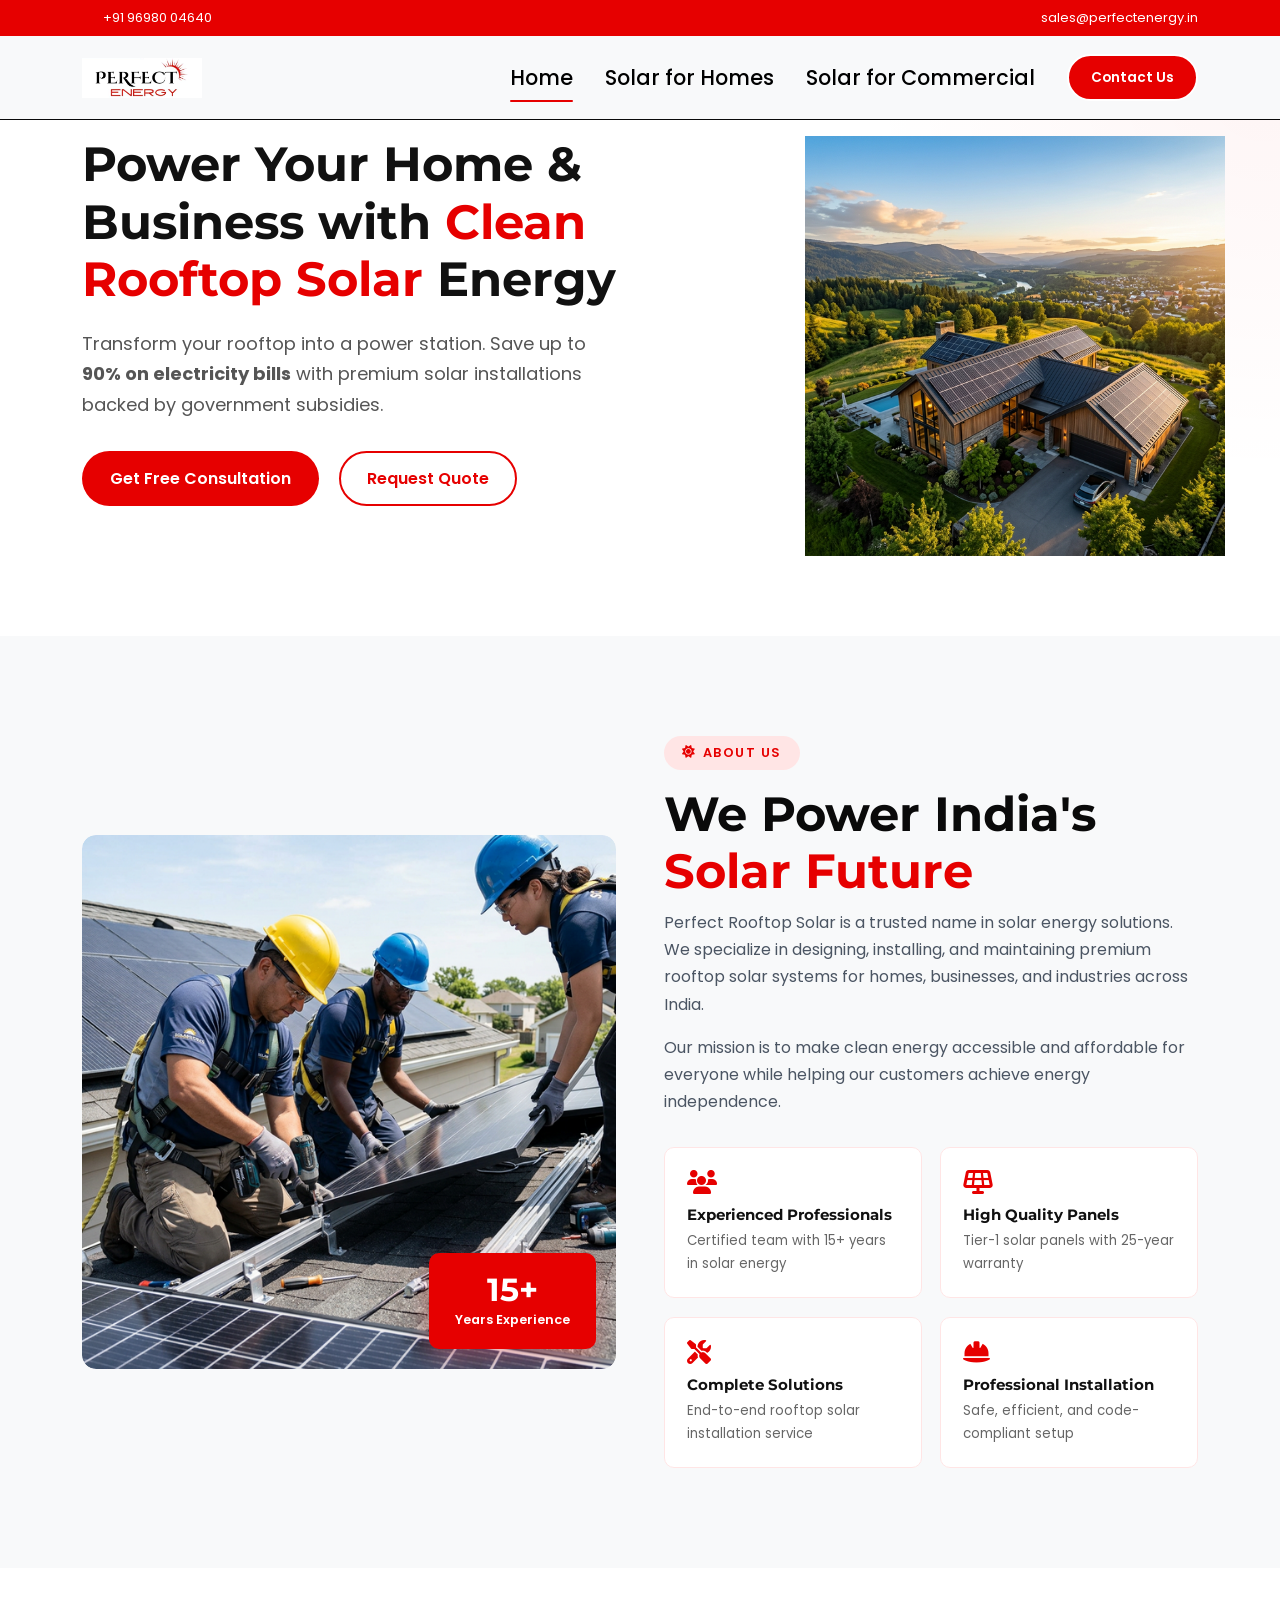
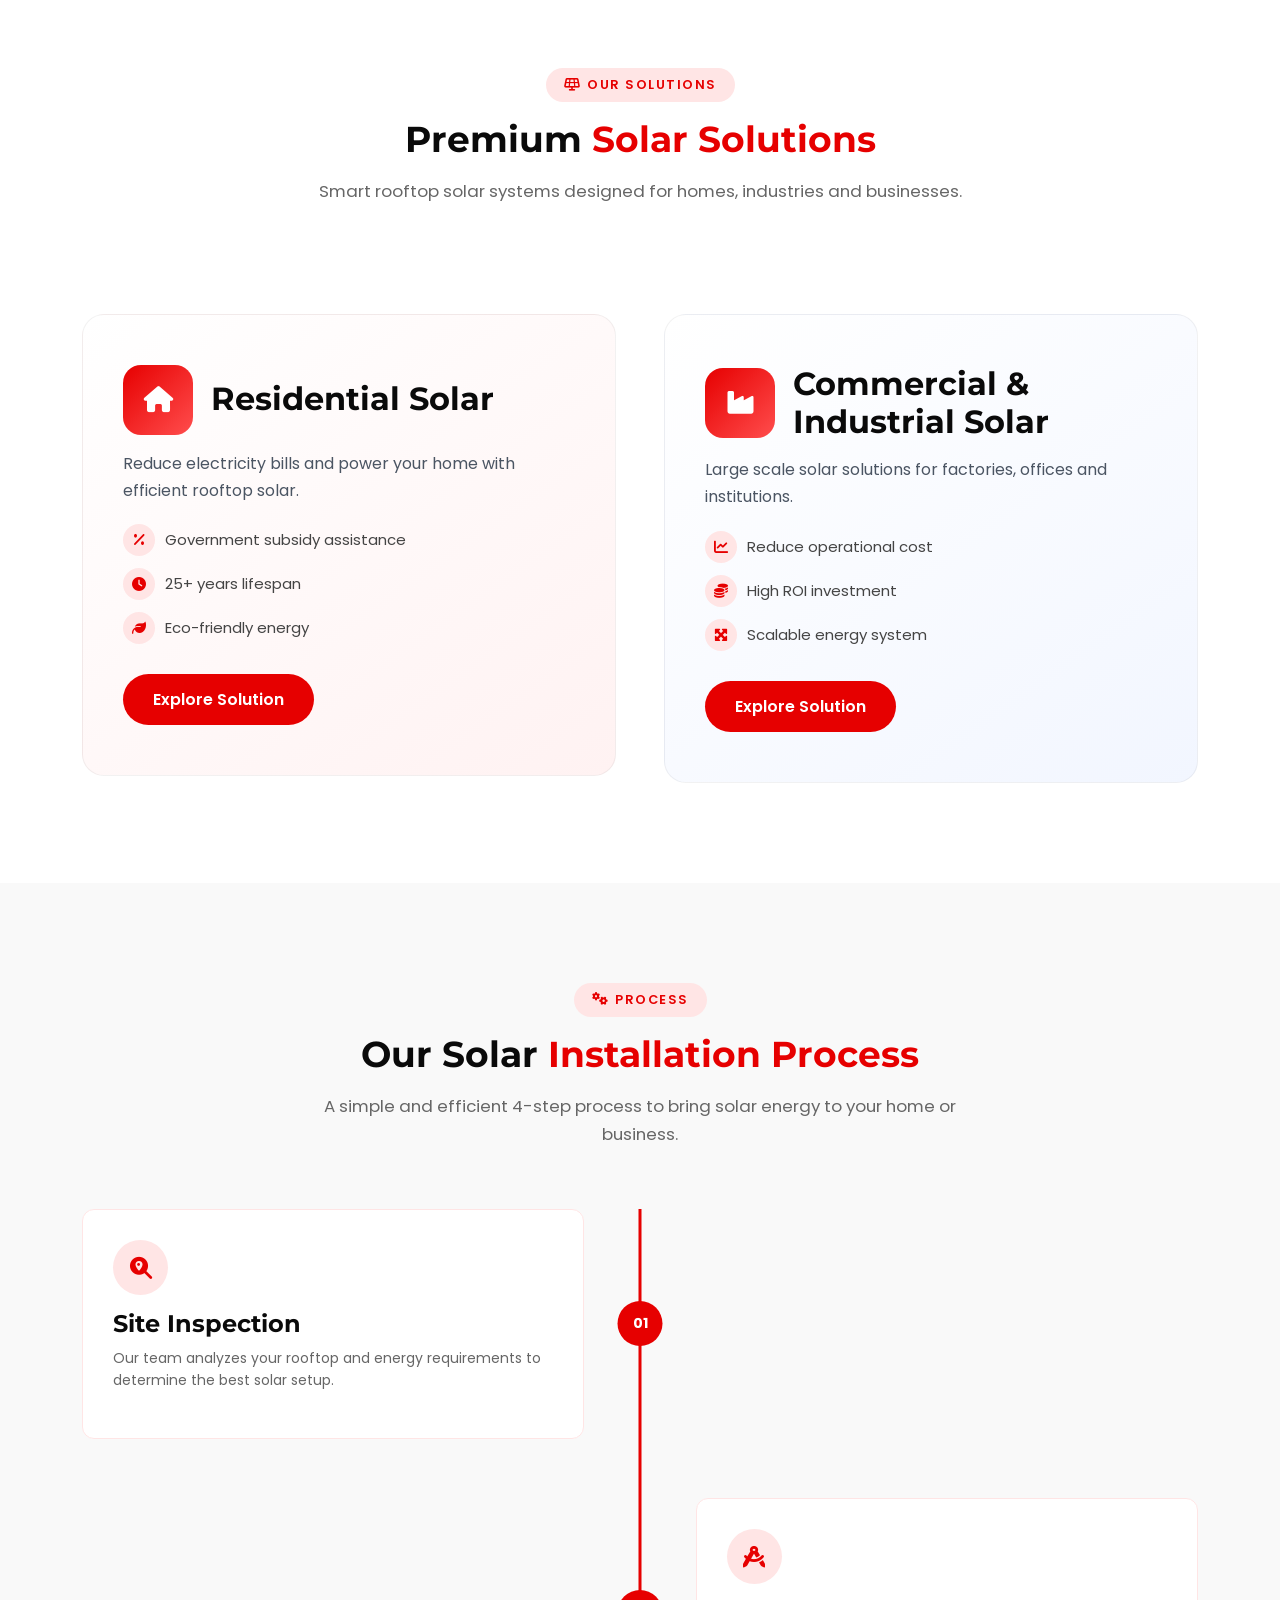
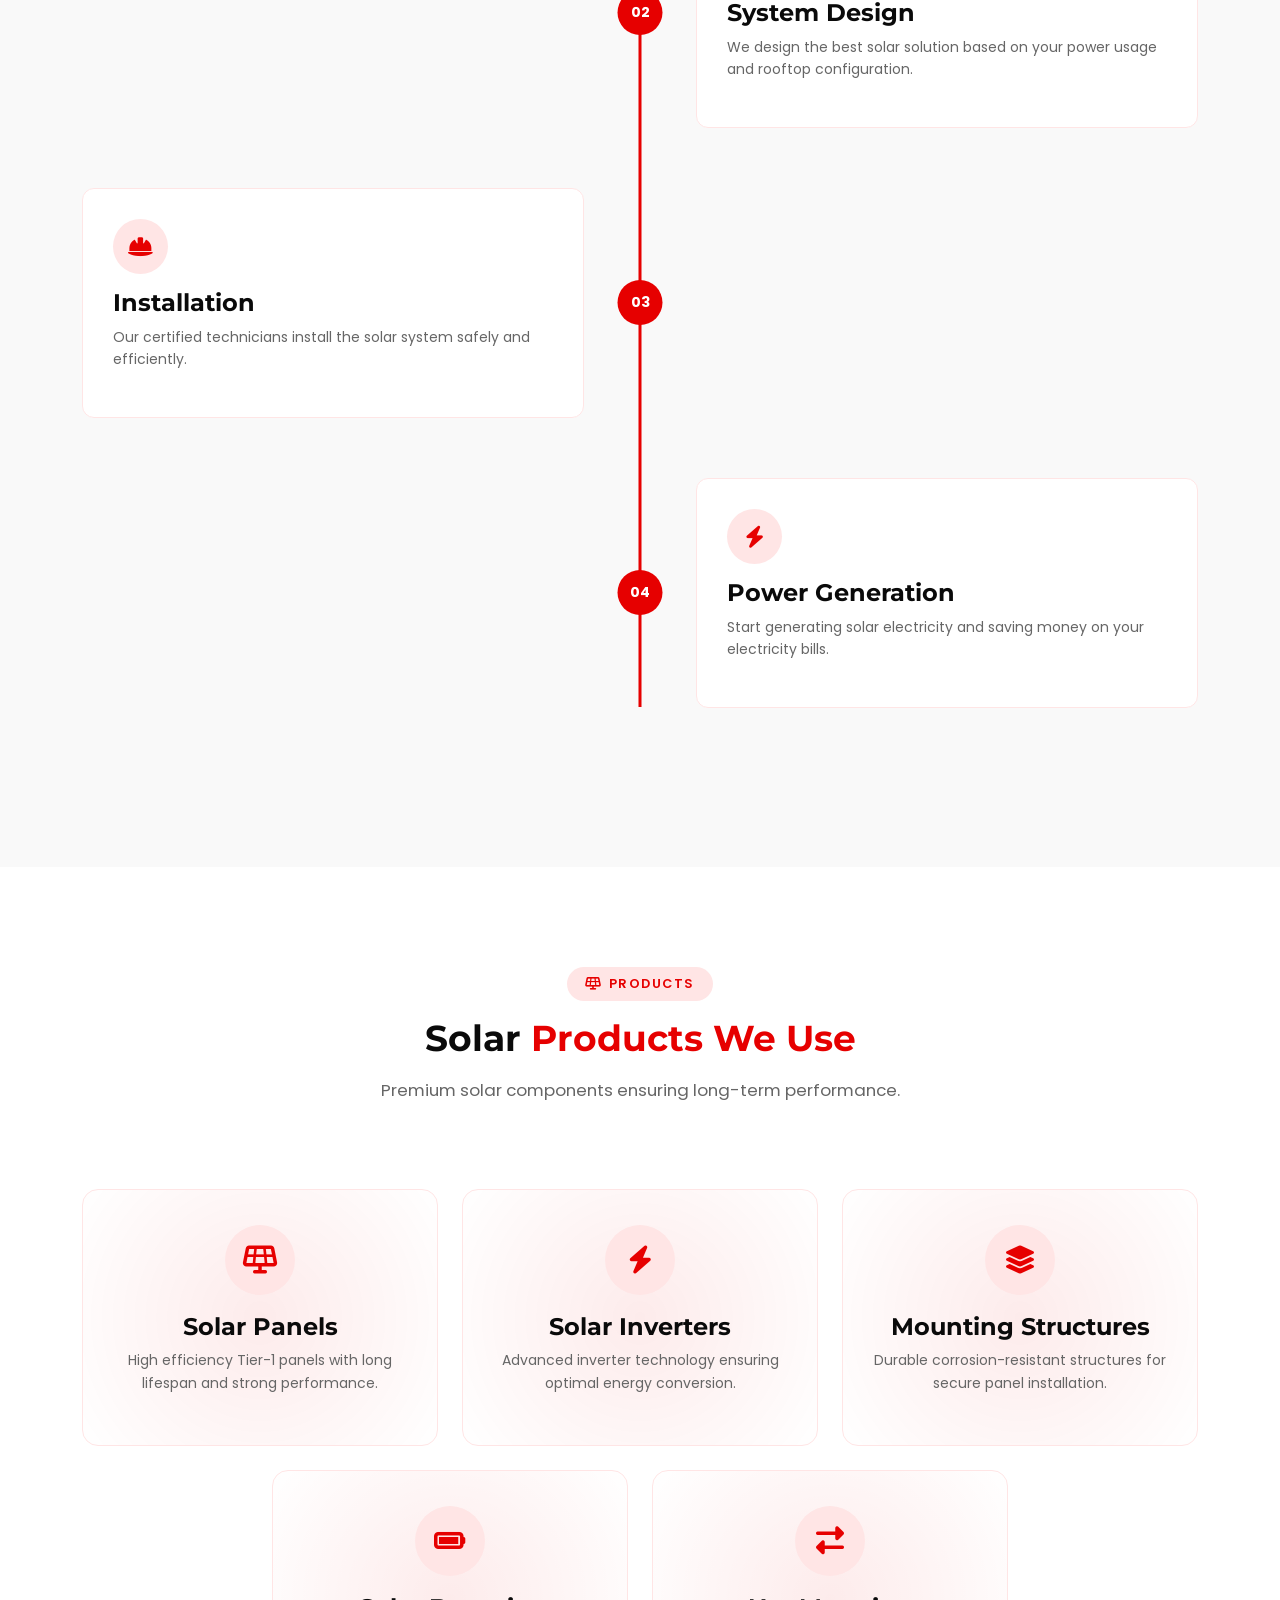
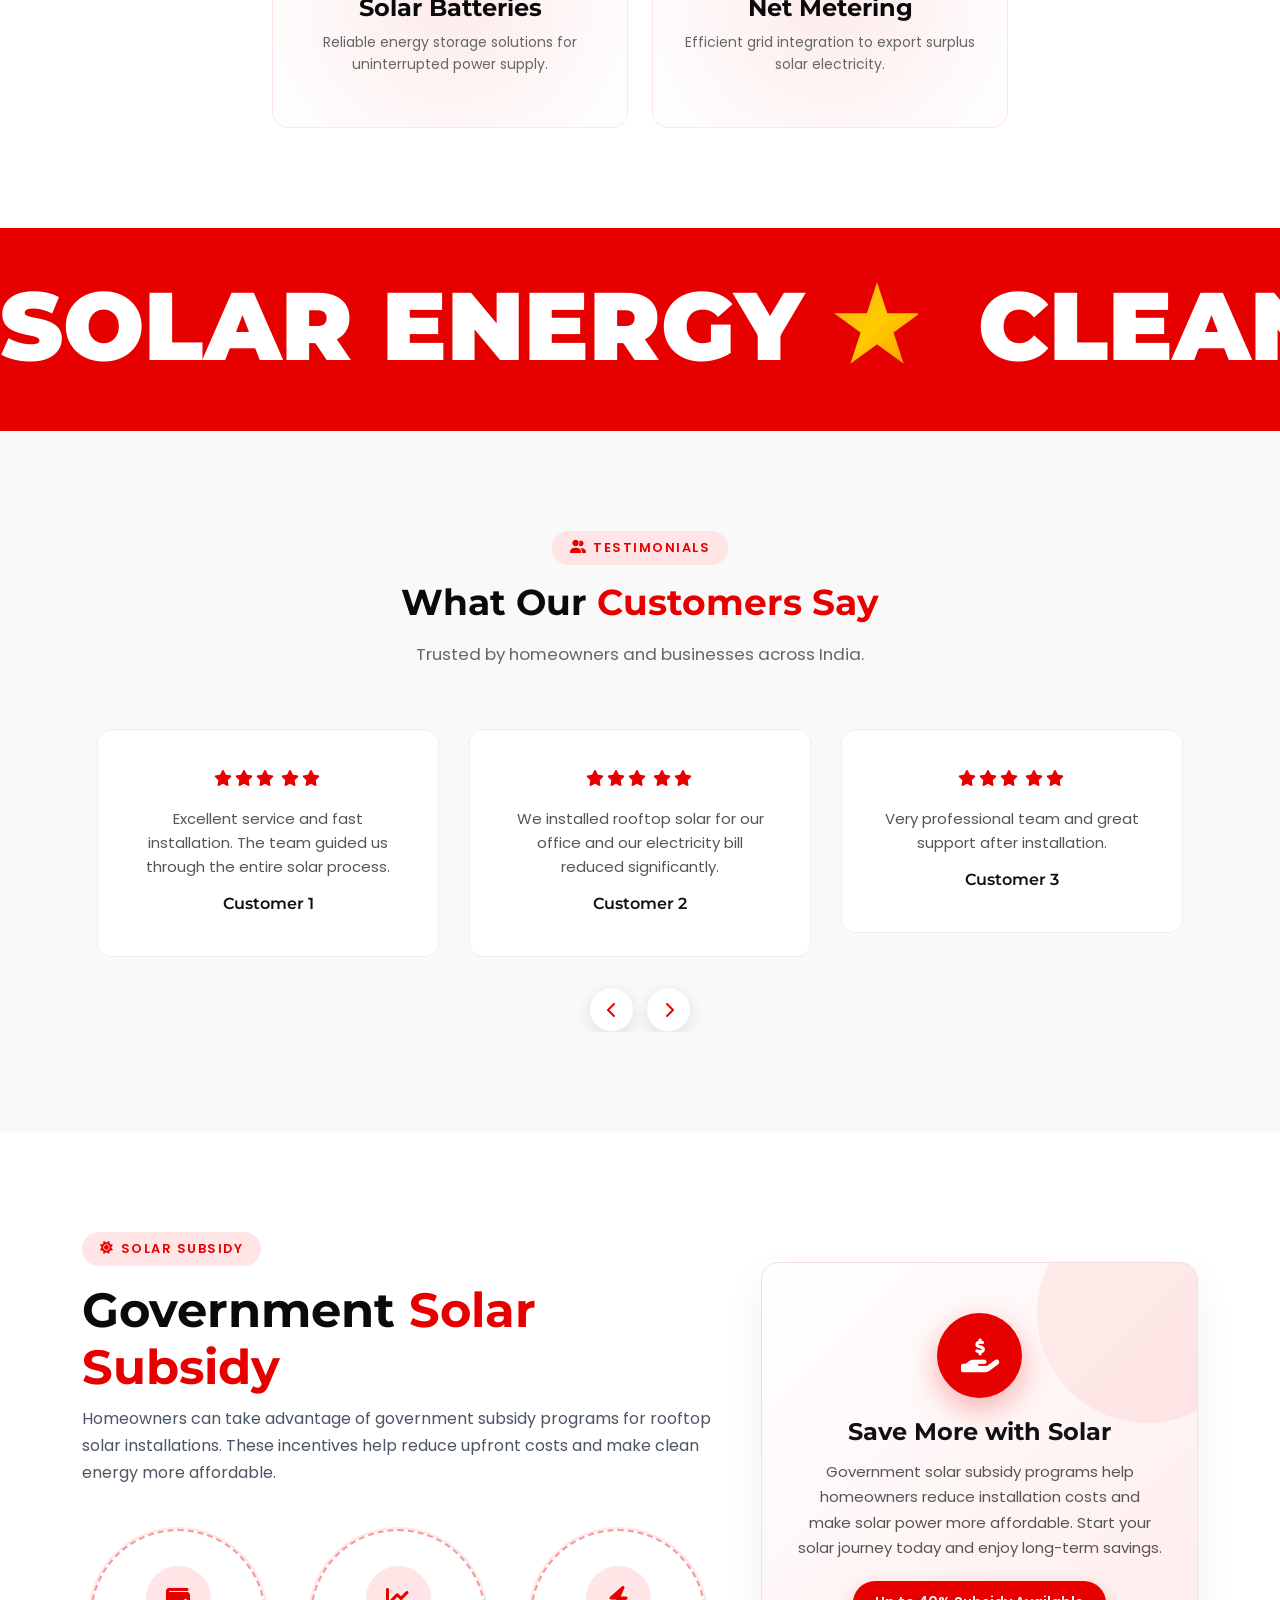
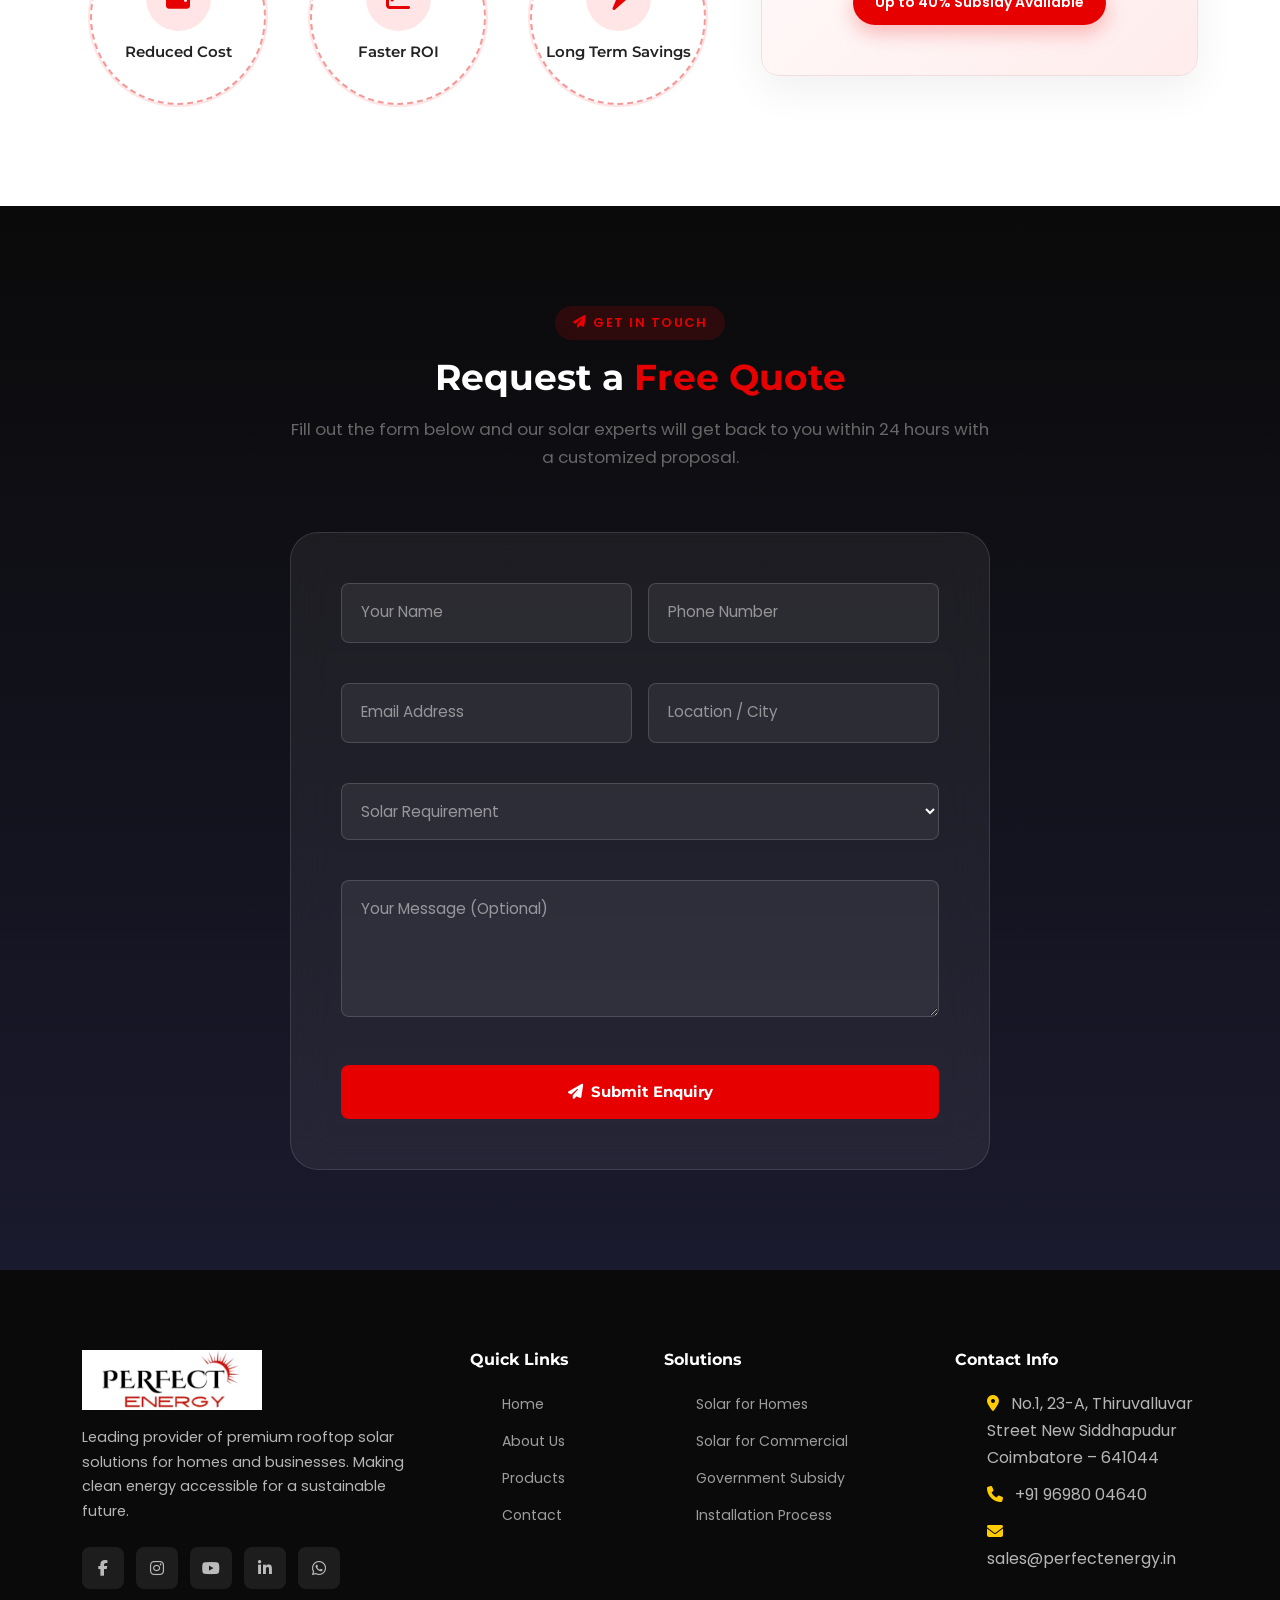
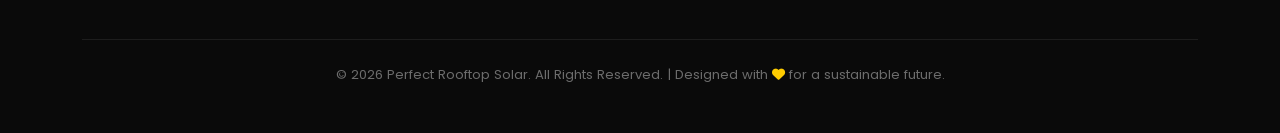
<file: index.html>
<!DOCTYPE html>
<html lang="en">

<head>
  <meta charset="UTF-8">
  <meta name="viewport" content="width=device-width, initial-scale=1.0">
  <meta name="description"
    content="Perfect Rooftop Solar - Premium solar energy solutions for homes and businesses. Get clean, affordable rooftop solar power with professional installation and government subsidies.">
  <title>Perfect Rooftop Solar — Clean Energy for Homes & Businesses</title>

  <!-- Bootstrap 5 -->
  <link href="https://cdn.jsdelivr.net/npm/bootstrap@5.3.2/dist/css/bootstrap.min.css" rel="stylesheet">
  <!-- Font Awesome 6 -->
  <link rel="stylesheet" href="https://cdnjs.cloudflare.com/ajax/libs/font-awesome/6.5.1/css/all.min.css">
  <!-- Custom CSS (optimized — no AOS/Swiper CSS needed) -->
  <link rel="stylesheet" href="css/styles.css">
</head>

<body>

  <!-- Scroll Progress -->
  <div id="scroll-progress"></div>

  <!-- Preloader -->
  <div class="preloader" id="preloader">

    <div class="preloader-inner">

      <img src="images/logo.png" class="preloader-logo" alt="Perfect Energy">

      <div class="solar-loader">
        <span></span>
        <span></span>
        <span></span>
      </div>

      <div class="preloader-text">Perfect Rooftop Solar</div>

    </div>

  </div>

  <!-- ===== TOP CONTACT STRIP ===== -->
  <div class="top-strip">

    <div class="container">

      <div class="top-strip-inner">

        <div class="top-phone">
          <span><i class="fas fa-phone"></i> +91 96980 04640</span>
        </div>

        <div class="top-mail">
          <span><i class="fas fa-envelope"></i> sales@perfectenergy.in</span>
        </div>

      </div>

    </div>

  </div>

  <!-- ==================== NAVBAR ==================== -->
  <nav class="navbar-main" id="navbar">
    <div class="container">
      <div class="d-flex align-items-center justify-content-between">
        <a href="index.html" class="navbar-brand-logo">

          <img src="images/logo.png" alt="Perfect Energy Logo" class="nav-logo">

        </a>
        <div class="nav-links" id="navLinks">
          <a href="index.html" class="active">Home</a>
          <a href="solar-for-homes.html">Solar for Homes</a>
          <a href="solar-for-commercial.html">Solar for Commercial</a>
          <a href="contact.html" class="nav-cta">Contact Us</a>
        </div>
        <div class="hamburger" id="hamburger">
          <span></span><span></span><span></span>
        </div>
      </div>
    </div>
  </nav>

  <!-- Mobile Menu Overlay -->
  <div class="mobile-menu-overlay" id="mobileMenu">
    <div class="mobile-menu-links">
      <a href="index.html">Home</a>
      <a href="solar-for-homes.html">Solar for Homes</a>
      <a href="solar-for-commercial.html">Solar for Commercial</a>
      <a href="contact.html">Contact</a>
    </div>
  </div>

  <!-- ==================== HERO SECTION ==================== -->
  <section class="hero">
    <div class="container">
      <div class="hero-grid">

        <!-- LEFT CONTENT -->
        <div class="hero-content" data-reveal="up">
          <h1 class="hero-title">
            Power Your Home & Business with
            <span>Clean Rooftop Solar</span> Energy
          </h1>
          <p class="hero-text">
            Transform your rooftop into a power station. Save up to
            <strong>90% on electricity bills</strong> with premium solar
            installations backed by government subsidies.
          </p>
          <div class="hero-buttons">
            <a href="contact.html" class="btn-primary ripple">Get Free Consultation</a>
            <a href="contact.html" class="btn-outline ripple">Request Quote</a>
          </div>
        </div>

        <!-- RIGHT HERO CAROUSEL -->
        <div class="hero-image mt-3" data-reveal="right" data-delay="200">

          <div id="heroCarousel" class="carousel slide carousel-fade" data-bs-ride="carousel">

            <div class="carousel-inner">

              <div class="carousel-item active">
                <img src="images/solar-hero.png" class="d-block w-100" alt="Solar rooftop">
              </div>

              <div class="carousel-item">
                <img src="images/solar-project1.png" class="d-block w-100" alt="Solar installation">
              </div>

              <div class="carousel-item">
                <img src="images/solar-project2.png" class="d-block w-100" alt="Solar panels">
              </div>

            </div>

          </div>

        </div>

      </div>
    </div>
  </section>



  <!-- ==================== ABOUT SECTION ==================== -->
  <section class="section-padding bg-light" id="about">
    <div class="container">
      <div class="row align-items-center g-5">
        <div class="col-lg-6" data-reveal="left">
          <div class="about-image-wrapper">
            <img src="images/solar-about.png" alt="Solar installation team at work" loading="lazy">
            <div class="about-image-badge">
              <h3>15+</h3>
              <p>Years Experience</p>
            </div>
          </div>
        </div>
        <div class="col-lg-6" data-reveal="right">
          <div class="section-badge">
            <i class="fas fa-sun"></i> About Us
          </div>
          <h2>We Power India's <span class="text-gradient">Solar Future</span></h2>
          <p>Perfect Rooftop Solar is a trusted name in solar energy solutions. We specialize in designing, installing,
            and maintaining premium rooftop solar systems for homes, businesses, and industries across India.</p>
          <p>Our mission is to make clean energy accessible and affordable for everyone while helping our customers
            achieve energy independence.</p>

          <div class="about-highlights">
            <div class="about-highlight-card card-lift" data-reveal="up" data-delay="100">
              <i class="fas fa-users"></i>
              <h5>Experienced Professionals</h5>
              <p>Certified team with 15+ years in solar energy</p>
            </div>
            <div class="about-highlight-card card-lift" data-reveal="up" data-delay="200">
              <i class="fas fa-solar-panel"></i>
              <h5>High Quality Panels</h5>
              <p>Tier-1 solar panels with 25-year warranty</p>
            </div>
            <div class="about-highlight-card card-lift" data-reveal="up" data-delay="300">
              <i class="fas fa-tools"></i>
              <h5>Complete Solutions</h5>
              <p>End-to-end rooftop solar installation service</p>
            </div>
            <div class="about-highlight-card card-lift" data-reveal="up" data-delay="400">
              <i class="fas fa-hard-hat"></i>
              <h5>Professional Installation</h5>
              <p>Safe, efficient, and code-compliant setup</p>
            </div>
          </div>
        </div>
      </div>
    </div>
  </section>

  <section class="solar-solutions-premium section-padding">

    <div class="container">

      <div class="section-header text-center reveal-up">
        <span class="section-badge">
          <i class="fas fa-solar-panel"></i> Our Solutions
        </span>
        <h2>Premium <span class="text-red">Solar Solutions</span></h2>
        <p>Smart rooftop solar systems designed for homes, industries and businesses.</p>
      </div>

      <div class="row g-5 mt-5">

        <!-- Residential -->
        <div class="col-lg-6">
          <div class="solution-premium-card reveal-left">

            <div class="solution-head">

              <div class="solution-premium-icon">
                <i class="fas fa-home"></i>
              </div>

              <h3>Residential Solar</h3>

            </div>

            <p>
              Reduce electricity bills and power your home with efficient rooftop solar.
            </p>

            <ul class="premium-list">
              <li><i class="fas fa-percent"></i> Government subsidy assistance</li>
              <li><i class="fas fa-clock"></i> 25+ years lifespan</li>
              <li><i class="fas fa-leaf"></i> Eco-friendly energy</li>
            </ul>

            <a href="./solar-for-homes.html" class="premium-btn">Explore Solution</a>

          </div>
        </div>


        <!-- Commercial -->
        <div class="col-lg-6">
          <div class="solution-premium-card alt reveal-right">

            <div class="solution-head">

              <div class="solution-premium-icon">
                <i class="fas fa-industry"></i>
              </div>

              <h3>Commercial & Industrial Solar</h3>

            </div>

            <p>
              Large scale solar solutions for factories, offices and institutions.
            </p>

            <ul class="premium-list">
              <li><i class="fas fa-chart-line"></i> Reduce operational cost</li>
              <li><i class="fas fa-coins"></i> High ROI investment</li>
              <li><i class="fas fa-expand-arrows-alt"></i> Scalable energy system</li>
            </ul>

            <a href="./solar-for-commercial.html" class="premium-btn">Explore Solution</a>

          </div>
        </div>

      </div>

    </div>
  </section>

  <!-- ==================== INSTALLATION PROCESS ==================== -->
  <section class="process-section section-padding" id="process">
    <div class="container">
      <div class="section-header text-center" data-reveal="up">
        <span class="section-badge"><i class="fas fa-cogs"></i> Process</span>
        <h2>Our Solar <span class="text-red">Installation Process</span></h2>
        <p>A simple and efficient 4-step process to bring solar energy to your home or business.</p>
      </div>

      <div class="process-timeline">
        <div class="timeline-item" data-reveal="left">
          <div class="timeline-content card-lift">
            <div class="timeline-icon"><i class="fas fa-search-location"></i></div>
            <h4>Site Inspection</h4>
            <p>Our team analyzes your rooftop and energy requirements to determine the best solar setup.</p>
          </div>
          <div class="timeline-number">01</div>
        </div>

        <div class="timeline-item" data-reveal="right" data-delay="100">
          <div class="timeline-content card-lift">
            <div class="timeline-icon"><i class="fas fa-drafting-compass"></i></div>
            <h4>System Design</h4>
            <p>We design the best solar solution based on your power usage and rooftop configuration.</p>
          </div>
          <div class="timeline-number">02</div>
        </div>

        <div class="timeline-item" data-reveal="left" data-delay="200">
          <div class="timeline-content card-lift">
            <div class="timeline-icon"><i class="fas fa-hard-hat"></i></div>
            <h4>Installation</h4>
            <p>Our certified technicians install the solar system safely and efficiently.</p>
          </div>
          <div class="timeline-number">03</div>
        </div>

        <div class="timeline-item" data-reveal="right" data-delay="300">
          <div class="timeline-content card-lift">
            <div class="timeline-icon"><i class="fas fa-bolt"></i></div>
            <h4>Power Generation</h4>
            <p>Start generating solar electricity and saving money on your electricity bills.</p>
          </div>
          <div class="timeline-number">04</div>
        </div>
      </div>
    </div>
  </section>

  <!-- ==================== SOLAR PRODUCTS ==================== -->
  <section class="products-modern section-padding bg-white" id="products">

    <div class="container">

      <div class="section-header text-center">
        <span class="section-badge"><i class="fas fa-solar-panel"></i> Products</span>
        <h2>Solar <span class="text-red">Products We Use</span></h2>
        <p>Premium solar components ensuring long-term performance.</p>
      </div>

      <div class="row g-4 justify-content-center mt-5">

        <!-- Row 1 -->
        <div class="col-lg-4 col-md-6">
          <div class="product-modern">
            <div class="icon-wrap"><i class="fas fa-solar-panel"></i></div>
            <h4>Solar Panels</h4>
            <p>High efficiency Tier-1 panels with long lifespan and strong performance.</p>
          </div>
        </div>

        <div class="col-lg-4 col-md-6">
          <div class="product-modern">
            <div class="icon-wrap"><i class="fas fa-bolt"></i></div>
            <h4>Solar Inverters</h4>
            <p>Advanced inverter technology ensuring optimal energy conversion.</p>
          </div>
        </div>

        <div class="col-lg-4 col-md-6">
          <div class="product-modern">
            <div class="icon-wrap"><i class="fas fa-layer-group"></i></div>
            <h4>Mounting Structures</h4>
            <p>Durable corrosion-resistant structures for secure panel installation.</p>
          </div>
        </div>

        <!-- Row 2 (centered automatically) -->
        <div class="col-lg-4 col-md-6">
          <div class="product-modern">
            <div class="icon-wrap"><i class="fas fa-battery-full"></i></div>
            <h4>Solar Batteries</h4>
            <p>Reliable energy storage solutions for uninterrupted power supply.</p>
          </div>
        </div>

        <div class="col-lg-4 col-md-6">
          <div class="product-modern">
            <div class="icon-wrap"><i class="fas fa-exchange-alt"></i></div>
            <h4>Net Metering</h4>
            <p>Efficient grid integration to export surplus solar electricity.</p>
          </div>
        </div>

      </div>

    </div>
  </section>

  <!-- ==================== SCROLLING TEXT ==================== -->
  <div class="scroll-text-section">
    <div class="scroll-text-track">
      <h2>SOLAR ENERGY <span>★</span></h2>
      <h2>CLEAN POWER <span>★</span></h2>
      <h2>ROOFTOP SOLAR <span>★</span></h2>
      <h2>SAVE ENERGY <span>★</span></h2>
      <h2>SOLAR ENERGY <span>★</span></h2>
      <h2>CLEAN POWER <span>★</span></h2>
      <h2>ROOFTOP SOLAR <span>★</span></h2>
      <h2>SAVE ENERGY <span>★</span></h2>
    </div>
  </div>
  <!-- ==================== TESTIMONIALS (Pure CSS/JS Carousel) ==================== -->
  <section class="testimonials section-padding" id="testimonials">
    <div class="container">
      <div class="section-header text-center" data-reveal="up">
        <span class="section-badge"><i class="fas fa-user-friends"></i> Testimonials</span>
        <h2>What Our <span class="text-red">Customers Say</span></h2>
        <p>Trusted by homeowners and businesses across India.</p>
      </div>

      <div class="testimonial-carousel" data-reveal="up" data-delay="100">
        <div class="testimonial-track">
          <div class="testimonial-slide">
            <div class="testimonial-card card-lift">
              <div class="testimonial-stars">
                <i class="fas fa-star"></i><i class="fas fa-star"></i><i class="fas fa-star"></i>
                <i class="fas fa-star"></i><i class="fas fa-star"></i>
              </div>
              <p>Excellent service and fast installation. The team guided us through the entire solar process.</p>
              <h4>Customer 1</h4>
            </div>
          </div>
          <div class="testimonial-slide">
            <div class="testimonial-card card-lift">
              <div class="testimonial-stars">
                <i class="fas fa-star"></i><i class="fas fa-star"></i><i class="fas fa-star"></i>
                <i class="fas fa-star"></i><i class="fas fa-star"></i>
              </div>
              <p>We installed rooftop solar for our office and our electricity bill reduced significantly.</p>
              <h4>Customer 2</h4>
            </div>
          </div>
          <div class="testimonial-slide">
            <div class="testimonial-card card-lift">
              <div class="testimonial-stars">
                <i class="fas fa-star"></i><i class="fas fa-star"></i><i class="fas fa-star"></i>
                <i class="fas fa-star"></i><i class="fas fa-star"></i>
              </div>
              <p>Very professional team and great support after installation.</p>
              <h4>Customer 3</h4>
            </div>
          </div>
        </div>
        <!-- Carousel Navigation -->
        <div class="carousel-nav">
          <button class="carousel-btn carousel-prev" aria-label="Previous"><i class="fas fa-chevron-left"></i></button>
          <button class="carousel-btn carousel-next" aria-label="Next"><i class="fas fa-chevron-right"></i></button>
        </div>
      </div>
    </div>
  </section>

  <!-- ==================== SOLAR SUBSIDY ==================== -->
  <section class="subsidy-section section-padding" id="subsidy">
    <div class="container">
      <div class="row align-items-center g-5">

        <!-- LEFT CONTENT -->
        <div class="col-lg-7" data-reveal="left">
          <span class="section-badge"><i class="fas fa-sun"></i> Solar Subsidy</span>
          <h2>Government <span class="text-red">Solar Subsidy</span></h2>
          <p class="subsidy-text">
            Homeowners can take advantage of government subsidy programs for rooftop solar installations. These
            incentives help reduce upfront costs and make clean energy more affordable.
          </p>
          <div class="subsidy-benefits-circle">
            <div class="subsidy-circle card-lift" data-reveal="up">
              <div class="circle-icon icon-rotate"><i class="fas fa-wallet"></i></div>
              <h4>Reduced Cost</h4>
            </div>
            <div class="subsidy-circle card-lift" data-reveal="up" data-delay="100">
              <div class="circle-icon icon-rotate"><i class="fas fa-chart-line"></i></div>
              <h4>Faster ROI</h4>
            </div>
            <div class="subsidy-circle card-lift" data-reveal="up" data-delay="200">
              <div class="circle-icon icon-rotate"><i class="fas fa-bolt"></i></div>
              <h4>Long Term Savings</h4>
            </div>
          </div>
        </div>

        <div class="col-lg-5" data-reveal="right">
          <div class="subsidy-visual-card card-lift">
            <div class="subsidy-icon-badge"><i class="fas fa-hand-holding-usd"></i></div>
            <h3>Save More with Solar</h3>
            <p>Government solar subsidy programs help homeowners reduce installation costs and make solar power more
              affordable. Start your solar journey today and enjoy long-term savings.</p>
            <div class="subsidy-highlight">Up to 40% Subsidy Available</div>
          </div>
        </div>

      </div>
    </div>
  </section>

  <!-- ==================== ENQUIRY FORM ==================== -->
  <section class="section-padding section-dark form-section" id="enquiry">
    <div class="container">
      <div class="section-header" data-reveal="up">
        <div class="section-badge"><i class="fas fa-paper-plane"></i> Get in Touch</div>
        <h2>Request a <span class="text-gradient">Free Quote</span></h2>
        <p>Fill out the form below and our solar experts will get back to you within 24 hours with a customized
          proposal.</p>
      </div>

      <div class="premium-form" data-reveal="up" data-delay="100">
        <form id="enquiryForm">
          <div class="row g-3">
            <div class="col-md-6">
              <div class="form-floating-group">
                <input type="text" id="formName" placeholder=" " required>
                <label for="formName">Your Name</label>
              </div>
            </div>
            <div class="col-md-6">
              <div class="form-floating-group">
                <input type="tel" id="formPhone" placeholder=" " required>
                <label for="formPhone">Phone Number</label>
              </div>
            </div>
            <div class="col-md-6">
              <div class="form-floating-group">
                <input type="email" id="formEmail" placeholder=" " required>
                <label for="formEmail">Email Address</label>
              </div>
            </div>
            <div class="col-md-6">
              <div class="form-floating-group">
                <input type="text" id="formLocation" placeholder=" " required>
                <label for="formLocation">Location / City</label>
              </div>
            </div>
            <div class="col-12">
              <div class="form-floating-group">
                <select id="formRequirement" required>
                  <option value="" disabled selected></option>
                  <option value="home-3kw">Home Solar — 3KW</option>
                  <option value="home-5kw">Home Solar — 5KW</option>
                  <option value="home-10kw">Home Solar — 10KW</option>
                  <option value="commercial-20kw">Commercial — 20KW</option>
                  <option value="commercial-50kw">Commercial — 50KW</option>
                  <option value="commercial-100kw">Commercial — 100KW+</option>
                </select>
                <label for="formRequirement">Solar Requirement</label>
              </div>
            </div>
            <div class="col-12">
              <div class="form-floating-group">
                <textarea id="formMessage" placeholder=" " rows="4"></textarea>
                <label for="formMessage">Your Message (Optional)</label>
              </div>
            </div>
            <div class="col-12 text-center mt-3">
              <button type="submit" class="btn-solar ripple" style="width: 100%; justify-content: center;">
                <i class="fas fa-paper-plane"></i> Submit Enquiry
              </button>
            </div>
          </div>
        </form>
      </div>
    </div>
  </section>

  <!-- ==================== FOOTER ==================== -->
  <footer class="footer">
    <div class="container">
      <div class="row g-5">
        <div class="col-lg-4">
          <div class="footer-brand">

            <img src="images/logo.png" alt="Perfect Energy Logo" class="footer-logo">

            <p>
              Leading provider of premium rooftop solar solutions for homes and businesses.
              Making clean energy accessible for a sustainable future.
            </p>

            <div class="footer-social mt-4">
              <a href="#" aria-label="Facebook"><i class="fab fa-facebook-f"></i></a>
              <a href="#" aria-label="Instagram"><i class="fab fa-instagram"></i></a>
              <a href="#" aria-label="YouTube"><i class="fab fa-youtube"></i></a>
              <a href="#" aria-label="LinkedIn"><i class="fab fa-linkedin-in"></i></a>
              <a href="#" aria-label="WhatsApp"><i class="fab fa-whatsapp"></i></a>
            </div>

          </div>
        </div>
        <div class="col-lg-2 col-md-4">
          <h5>Quick Links</h5>
          <ul class="footer-links">
            <li><a href="index.html">Home</a></li>
            <li><a href="#about">About Us</a></li>
            <li><a href="#products">Products</a></li>
            <li><a href="contact.html">Contact</a></li>
          </ul>
        </div>
        <div class="col-lg-3 col-md-4">
          <h5>Solutions</h5>
          <ul class="footer-links">
            <li><a href="solar-for-homes.html">Solar for Homes</a></li>
            <li><a href="solar-for-commercial.html">Solar for Commercial</a></li>
            <li><a href="#subsidy">Government Subsidy</a></li>
            <li><a href="#process">Installation Process</a></li>
          </ul>
        </div>
        <div class="col-lg-3 col-md-4">
          <h5>Contact Info</h5>
          <ul class="footer-links">
            <li><i class="fas fa-map-marker-alt text-solar me-2"></i> No.1, 23-A, Thiruvalluvar Street
              New Siddhapudur
              Coimbatore – 641044</li>
            <li><i class="fas fa-phone text-solar me-2"></i> +91 96980 04640</li>
            <li><i class="fas fa-envelope text-solar me-2"></i> sales@perfectenergy.in</li>
          </ul>
        </div>
      </div>
      <div class="footer-bottom">
        <p>&copy; 2026 Perfect Rooftop Solar. All Rights Reserved. | Designed with <i
            class="fas fa-heart text-solar"></i> for a sustainable future.</p>
      </div>
    </div>
  </footer>

  <!-- Back to Top -->
  <button class="back-to-top" id="backToTop" aria-label="Back to top">
    <i class="fas fa-arrow-up"></i>
  </button>

  <!-- Scripts: Only Bootstrap + our optimized script (no AOS, GSAP, Swiper) -->
  <script src="https://cdn.jsdelivr.net/npm/bootstrap@5.3.2/dist/js/bootstrap.bundle.min.js"></script>
  <script src="js/script.js"></script>
</body>

</html>
</file>
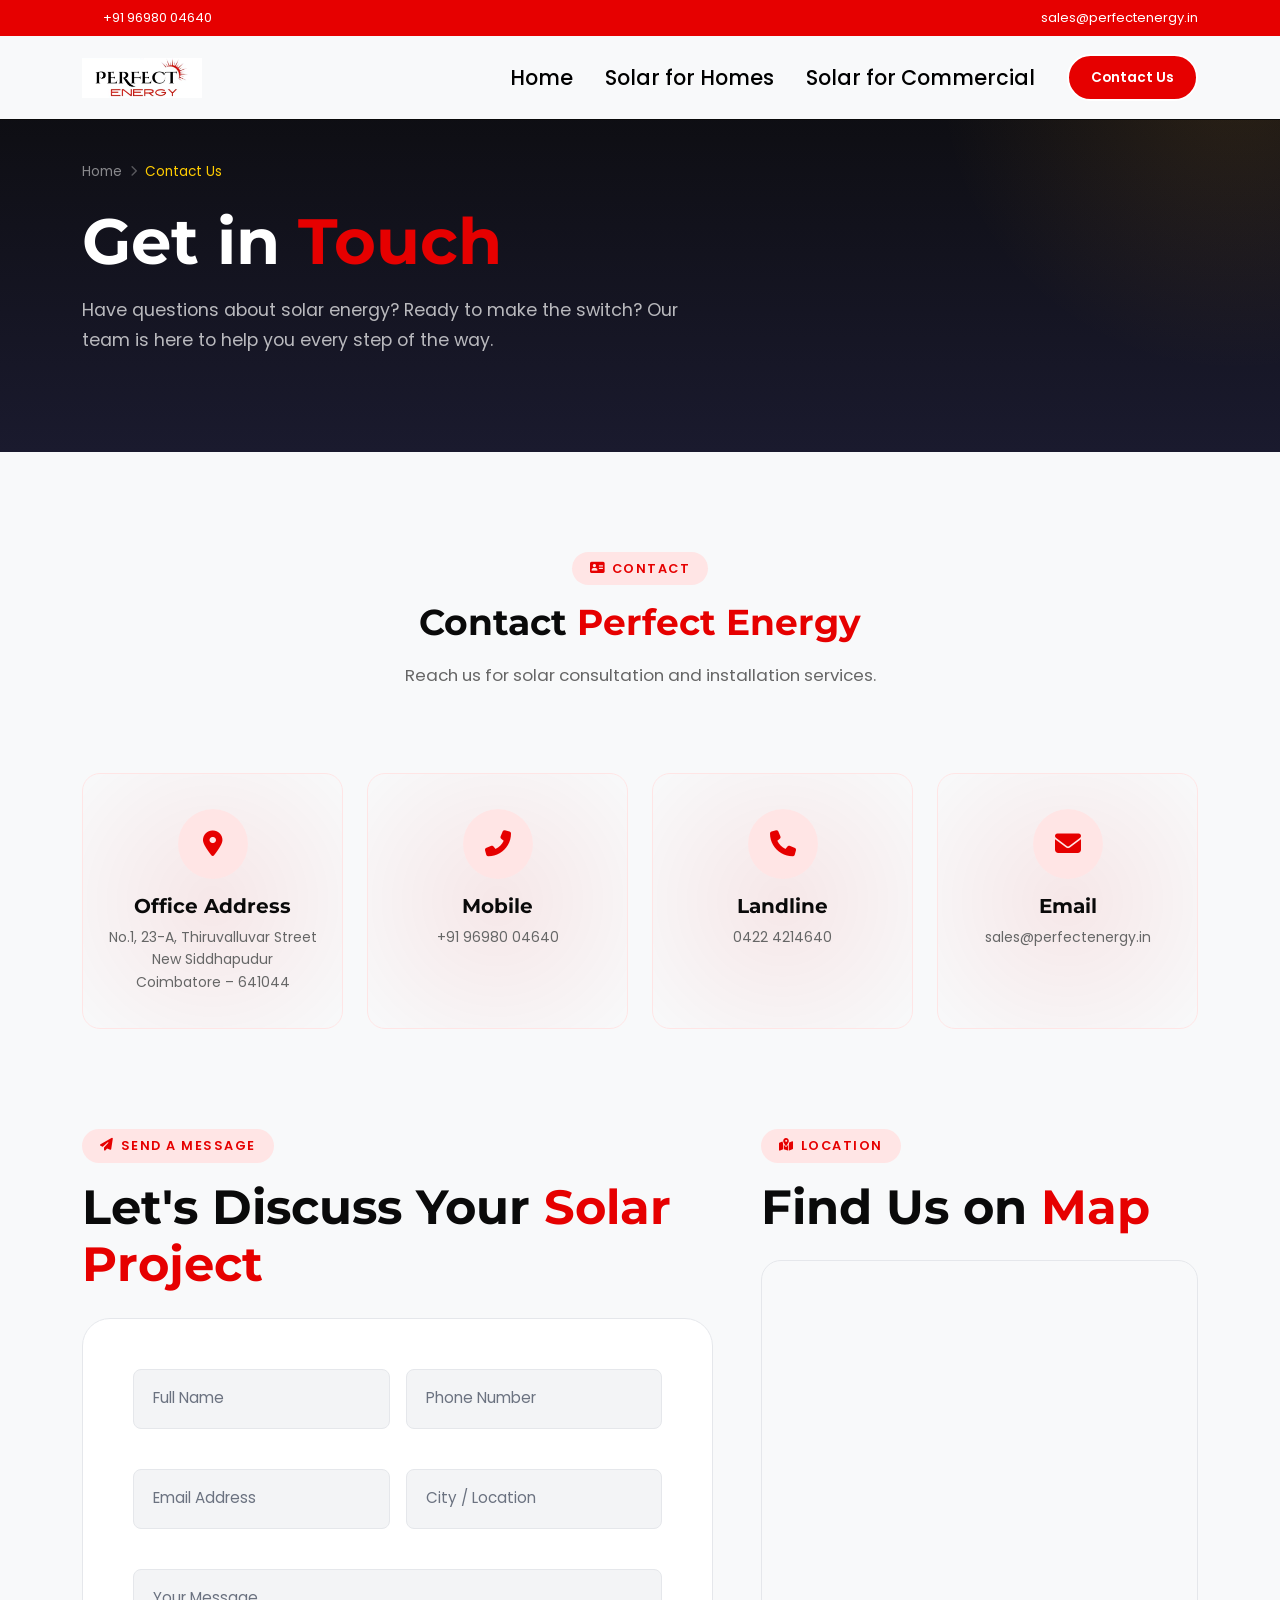
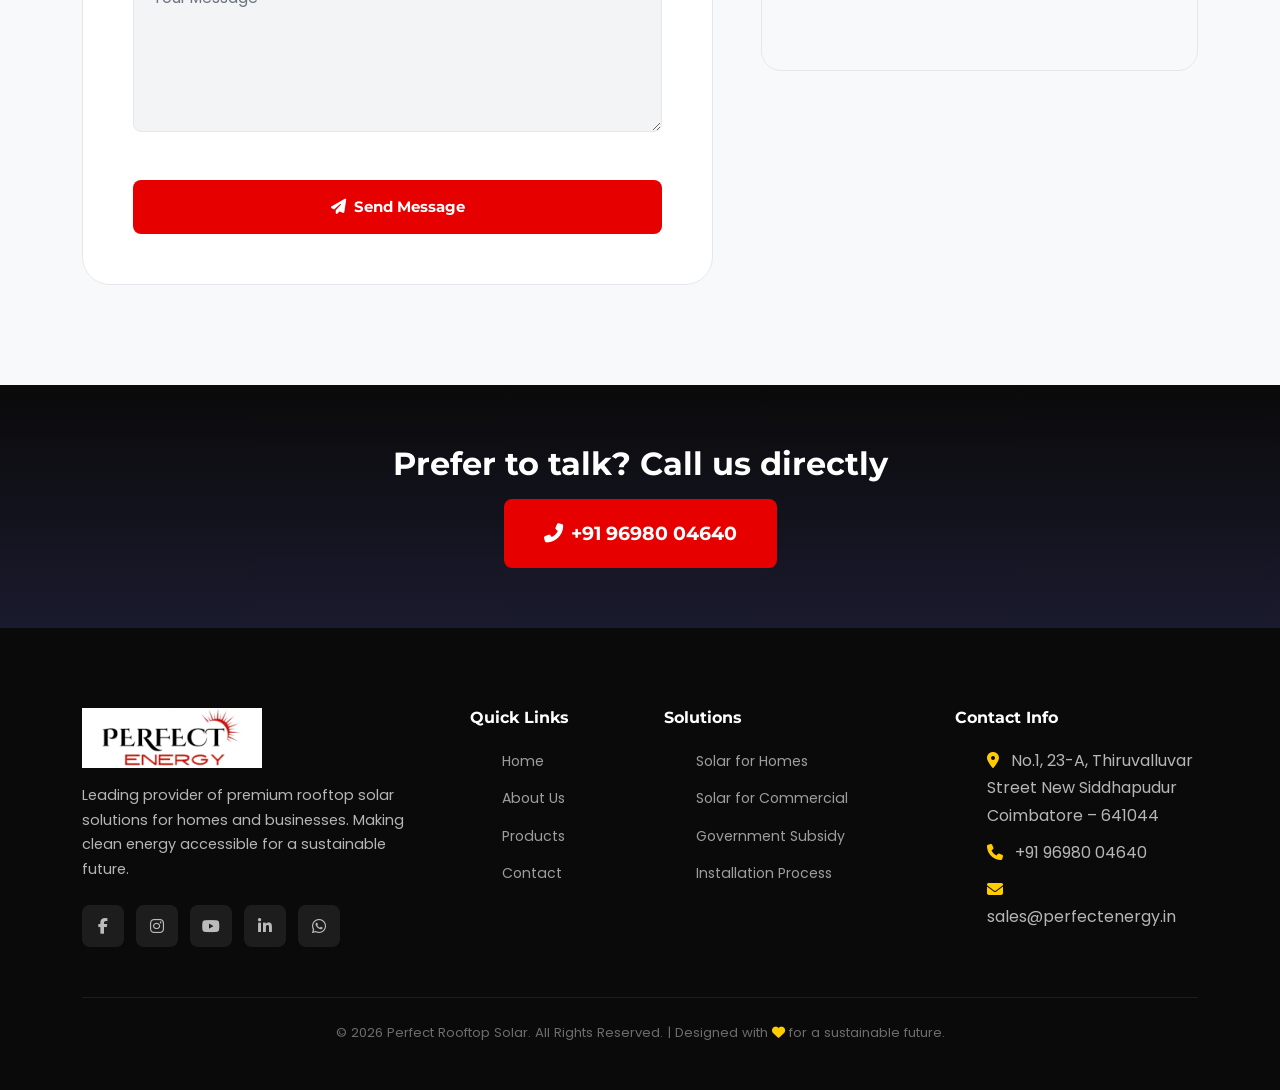
<file: contact.html>
<!DOCTYPE html>
<html lang="en">

<head>
    <meta charset="UTF-8">
    <meta name="viewport" content="width=device-width, initial-scale=1.0">
    <meta name="description"
        content="Contact Perfect Rooftop Solar for free solar consultation, site inspection, and customized solar proposals for homes and businesses.">
    <title>Contact Us — Perfect Rooftop Solar</title>
    <link href="https://cdn.jsdelivr.net/npm/bootstrap@5.3.2/dist/css/bootstrap.min.css" rel="stylesheet">
    <link rel="stylesheet" href="https://cdnjs.cloudflare.com/ajax/libs/font-awesome/6.5.1/css/all.min.css">
    <link rel="stylesheet" href="css/styles.css">
</head>

<body>

    <div id="scroll-progress"></div>

    <div class="preloader" id="preloader">
        <div class="preloader-inner">
            <img src="images/logo.png" class="preloader-logo" alt="Perfect Energy">
            <div class="solar-loader">
                <span></span>
                <span></span>
                <span></span>
            </div>
            <div class="preloader-text">Perfect Rooftop Solar</div>
        </div>
    </div>
    <!-- ===== TOP CONTACT STRIP ===== -->
    <div class="top-strip">

        <div class="container">

            <div class="top-strip-inner">

                <div class="top-phone">
                    <span><i class="fas fa-phone"></i> +91 96980 04640</span>
                </div>

                <div class="top-mail">
                    <span><i class="fas fa-envelope"></i> sales@perfectenergy.in</span>
                </div>

            </div>

        </div>

    </div>

    <!-- NAVBAR -->
    <nav class="navbar-main" id="navbar">
        <div class="container">
            <div class="d-flex align-items-center justify-content-between">
                <a href="index.html" class="navbar-brand-logo">
                    <img src="images/logo.png" alt="Perfect Energy Logo" class="nav-logo">
                </a>
                <div class="nav-links" id="navLinks">
                    <a href="index.html">Home</a>
                    <a href="solar-for-homes.html">Solar for Homes</a>
                    <a href="solar-for-commercial.html">Solar for Commercial</a>
                    <a href="contact.html" class="nav-cta active">Contact Us</a>
                </div>
                <div class="hamburger" id="hamburger"><span></span><span></span><span></span></div>
            </div>
        </div>
    </nav>

    <div class="mobile-menu-overlay" id="mobileMenu">
        <div class="mobile-menu-links">
            <a href="index.html">Home</a>
            <a href="solar-for-homes.html">Solar for Homes</a>
            <a href="solar-for-commercial.html">Solar for Commercial</a>
            <a href="contact.html">Contact</a>
        </div>
    </div>

    <!-- PAGE HEADER -->
    <section class="page-header">
        <div class="container">
            <div class="page-breadcrumb" data-reveal="up">
                <a href="index.html">Home</a>
                <i class="fas fa-chevron-right"></i>
                <span>Contact Us</span>
            </div>
            <h1 data-reveal="up" data-delay="100">Get in <span class="text-gradient">Touch</span></h1>
            <p data-reveal="up" data-delay="200">Have questions about solar energy? Ready to make the switch? Our team
                is here to help you every step of
                the way.</p>
        </div>
    </section>

    <section class="contact-details section-padding bg-light">

        <div class="container">

            <div class="section-header text-center">
                <span class="section-badge">
                    <i class="fas fa-address-card"></i> Contact
                </span>

                <h2>Contact <span class="text-red">Perfect Energy</span></h2>

                <p>Reach us for solar consultation and installation services.</p>
            </div>

            <div class="row g-4 mt-5 justify-content-center">

                <!-- Address -->
                <div class="col-lg-3 col-md-6">
                    <div class="contact-info-card stagger-item slide-in-up">
                        <i class="fas fa-map-marker-alt"></i>
                        <h5>Office Address</h5>
                        <p>
                            No.1, 23-A, Thiruvalluvar Street<br>
                            New Siddhapudur<br>
                            Coimbatore – 641044
                        </p>
                    </div>
                </div>

                <!-- Mobile -->
                <div class="col-lg-3 col-md-6">
                    <div class="contact-info-card stagger-item slide-in-up">
                        <i class="fas fa-phone-alt"></i>
                        <h5>Mobile</h5>
                        <p>+91 96980 04640</p>
                    </div>
                </div>

                <!-- Landline -->
                <div class="col-lg-3 col-md-6">
                    <div class="contact-info-card stagger-item slide-in-up">
                        <i class="fas fa-phone"></i>
                        <h5>Landline</h5>
                        <p>0422 4214640</p>
                    </div>
                </div>

                <!-- Email -->
                <div class="col-lg-3 col-md-6">
                    <div class="contact-info-card stagger-item slide-in-up">
                        <i class="fas fa-envelope"></i>
                        <h5>Email</h5>
                        <p>sales@perfectenergy.in</p>
                    </div>
                </div>

            </div>

        </div>
    </section>

    <!-- CONTACT FORM & MAP -->
    <section class="section-padding section-light-gray" style="padding-top: 0;">
        <div class="container">
            <div class="row g-5">
                <div class="col-lg-7" data-reveal="left">
                    <div class="section-badge"><i class="fas fa-paper-plane"></i> Send a Message</div>
                    <h2 class="mb-4">Let's Discuss Your <span class="text-gradient">Solar Project</span></h2>
                    <div class="form-light">
                        <div class="premium-form">
                            <form id="contactForm">
                                <div class="row g-3">
                                    <div class="col-md-6">
                                        <div class="form-floating-group">
                                            <input type="text" id="contactName" placeholder=" " required>
                                            <label for="contactName">Full Name</label>
                                        </div>
                                    </div>
                                    <div class="col-md-6">
                                        <div class="form-floating-group">
                                            <input type="tel" id="contactPhone" placeholder=" " required>
                                            <label for="contactPhone">Phone Number</label>
                                        </div>
                                    </div>
                                    <div class="col-md-6">
                                        <div class="form-floating-group">
                                            <input type="email" id="contactEmail" placeholder=" " required>
                                            <label for="contactEmail">Email Address</label>
                                        </div>
                                    </div>
                                    <div class="col-md-6">
                                        <div class="form-floating-group">
                                            <input type="text" id="contactLocation" placeholder=" " required>
                                            <label for="contactLocation">City / Location</label>
                                        </div>
                                    </div>
                                    <div class="col-12">
                                        <div class="form-floating-group">
                                            <textarea id="contactMessage" placeholder=" " rows="5"></textarea>
                                            <label for="contactMessage">Your Message</label>
                                        </div>
                                    </div>
                                    <div class="col-12">
                                        <button type="submit" class="btn-solar ripple"
                                            style="width: 100%; justify-content: center;">
                                            <i class="fas fa-paper-plane"></i> Send Message
                                        </button>
                                    </div>
                                </div>
                            </form>
                        </div>
                    </div>
                </div>

                <div class="col-lg-5" data-reveal="right">
                    <div class="section-badge"><i class="fas fa-map-marked-alt"></i> Location</div>
                    <h2 class="mb-4">Find Us on <span class="text-gradient">Map</span></h2>
                    <div class="contact-map">
                        <iframe
                            src="https://www.google.com/maps/embed?pb=!1m18!1m12!1m3!1d497511.2310526!2d77.30126!3d12.95396!2m3!1f0!2f0!3f0!3m2!1i1024!2i768!4f13.1!3m3!1m2!1s0x3bae1670c9b44e6d%3A0xf8dfc3e8517e4fe0!2sBengaluru%2C%20Karnataka!5e0!3m2!1sen!2sin!4v1709000000000!5m2!1sen!2sin"
                            allowfullscreen="" loading="lazy" referrerpolicy="no-referrer-when-downgrade"></iframe>
                    </div>

                </div>
            </div>
        </div>
    </section>

    <!-- CTA -->
    <section class="section-padding section-dark" style="padding: 60px 0;">
        <div class="container text-center" data-reveal="up">
            <h3 style="color: var(--clr-white); margin-bottom: 16px;">Prefer to talk? Call us directly</h3>
            <a href="tel:+919876543210" class="btn-solar ripple" style="font-size: 1.2rem; padding: 18px 40px;">
                <i class="fas fa-phone-alt"></i> +91 96980 04640
            </a>
        </div>
    </section>

    <!-- ==================== FOOTER ==================== -->
    <footer class="footer">
        <div class="container">
            <div class="row g-5">
                <div class="col-lg-4">
                    <div class="footer-brand">

                        <img src="images/logo.png" alt="Perfect Energy Logo" class="footer-logo">

                        <p>
                            Leading provider of premium rooftop solar solutions for homes and businesses.
                            Making clean energy accessible for a sustainable future.
                        </p>

                        <div class="footer-social mt-4">
                            <a href="#" aria-label="Facebook"><i class="fab fa-facebook-f"></i></a>
                            <a href="#" aria-label="Instagram"><i class="fab fa-instagram"></i></a>
                            <a href="#" aria-label="YouTube"><i class="fab fa-youtube"></i></a>
                            <a href="#" aria-label="LinkedIn"><i class="fab fa-linkedin-in"></i></a>
                            <a href="#" aria-label="WhatsApp"><i class="fab fa-whatsapp"></i></a>
                        </div>

                    </div>
                </div>
                <div class="col-lg-2 col-md-4">
                    <h5>Quick Links</h5>
                    <ul class="footer-links">
                        <li><a href="index.html">Home</a></li>
                        <li><a href="#about">About Us</a></li>
                        <li><a href="#products">Products</a></li>
                        <li><a href="contact.html">Contact</a></li>
                    </ul>
                </div>
                <div class="col-lg-3 col-md-4">
                    <h5>Solutions</h5>
                    <ul class="footer-links">
                        <li><a href="solar-for-homes.html">Solar for Homes</a></li>
                        <li><a href="solar-for-commercial.html">Solar for Commercial</a></li>
                        <li><a href="#subsidy">Government Subsidy</a></li>
                        <li><a href="#process">Installation Process</a></li>
                    </ul>
                </div>
                <div class="col-lg-3 col-md-4">
                    <h5>Contact Info</h5>
                    <ul class="footer-links">
                        <li><i class="fas fa-map-marker-alt text-solar me-2"></i> No.1, 23-A, Thiruvalluvar Street
                            New Siddhapudur
                            Coimbatore – 641044</li>
                        <li><i class="fas fa-phone text-solar me-2"></i> +91 96980 04640</li>
                        <li><i class="fas fa-envelope text-solar me-2"></i> sales@perfectenergy.in</li>
                    </ul>
                </div>
            </div>
            <div class="footer-bottom">
                <p>&copy; 2026 Perfect Rooftop Solar. All Rights Reserved. | Designed with <i
                        class="fas fa-heart text-solar"></i> for a sustainable future.</p>
            </div>
        </div>
    </footer>

    <button class="back-to-top" id="backToTop" aria-label="Back to top"><i class="fas fa-arrow-up"></i></button>

    <script src="https://cdn.jsdelivr.net/npm/bootstrap@5.3.2/dist/js/bootstrap.bundle.min.js"></script>
    <script src="./js/script.js"></script>
</body>

</html>
</file>
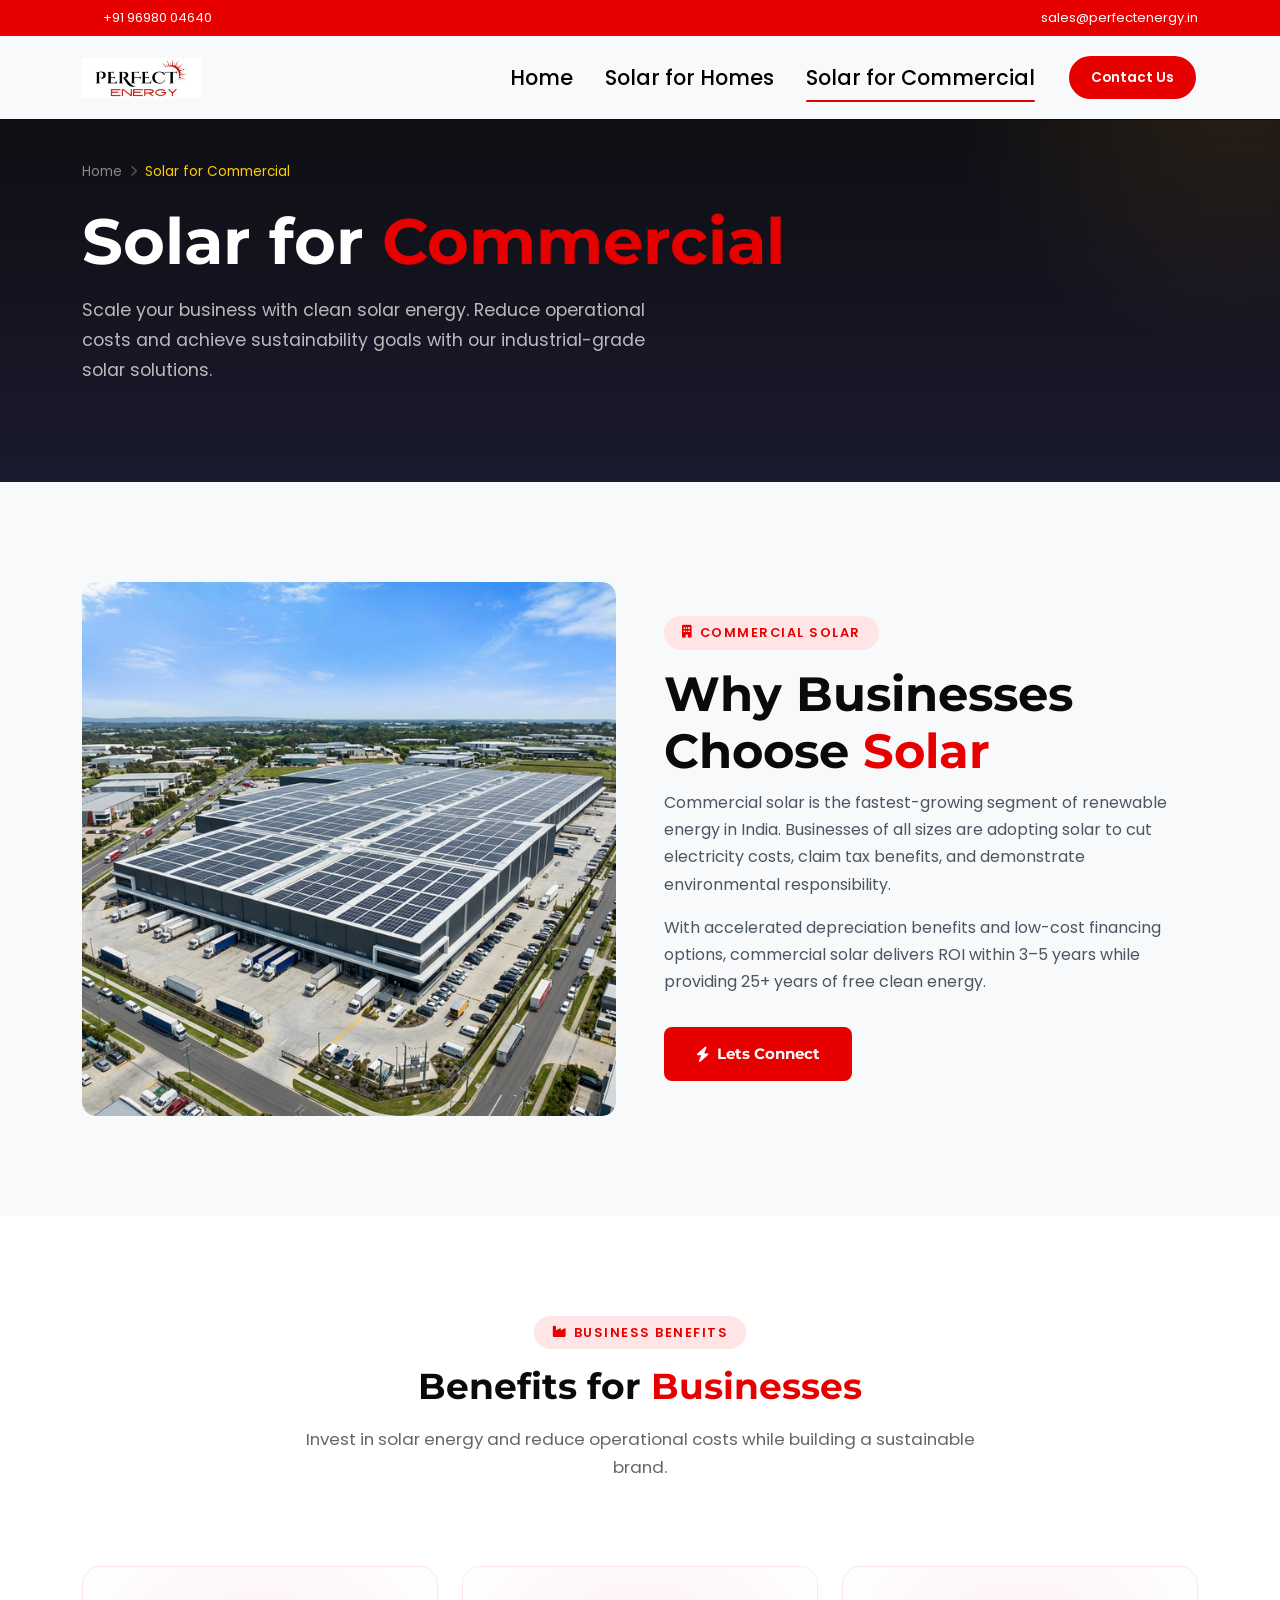
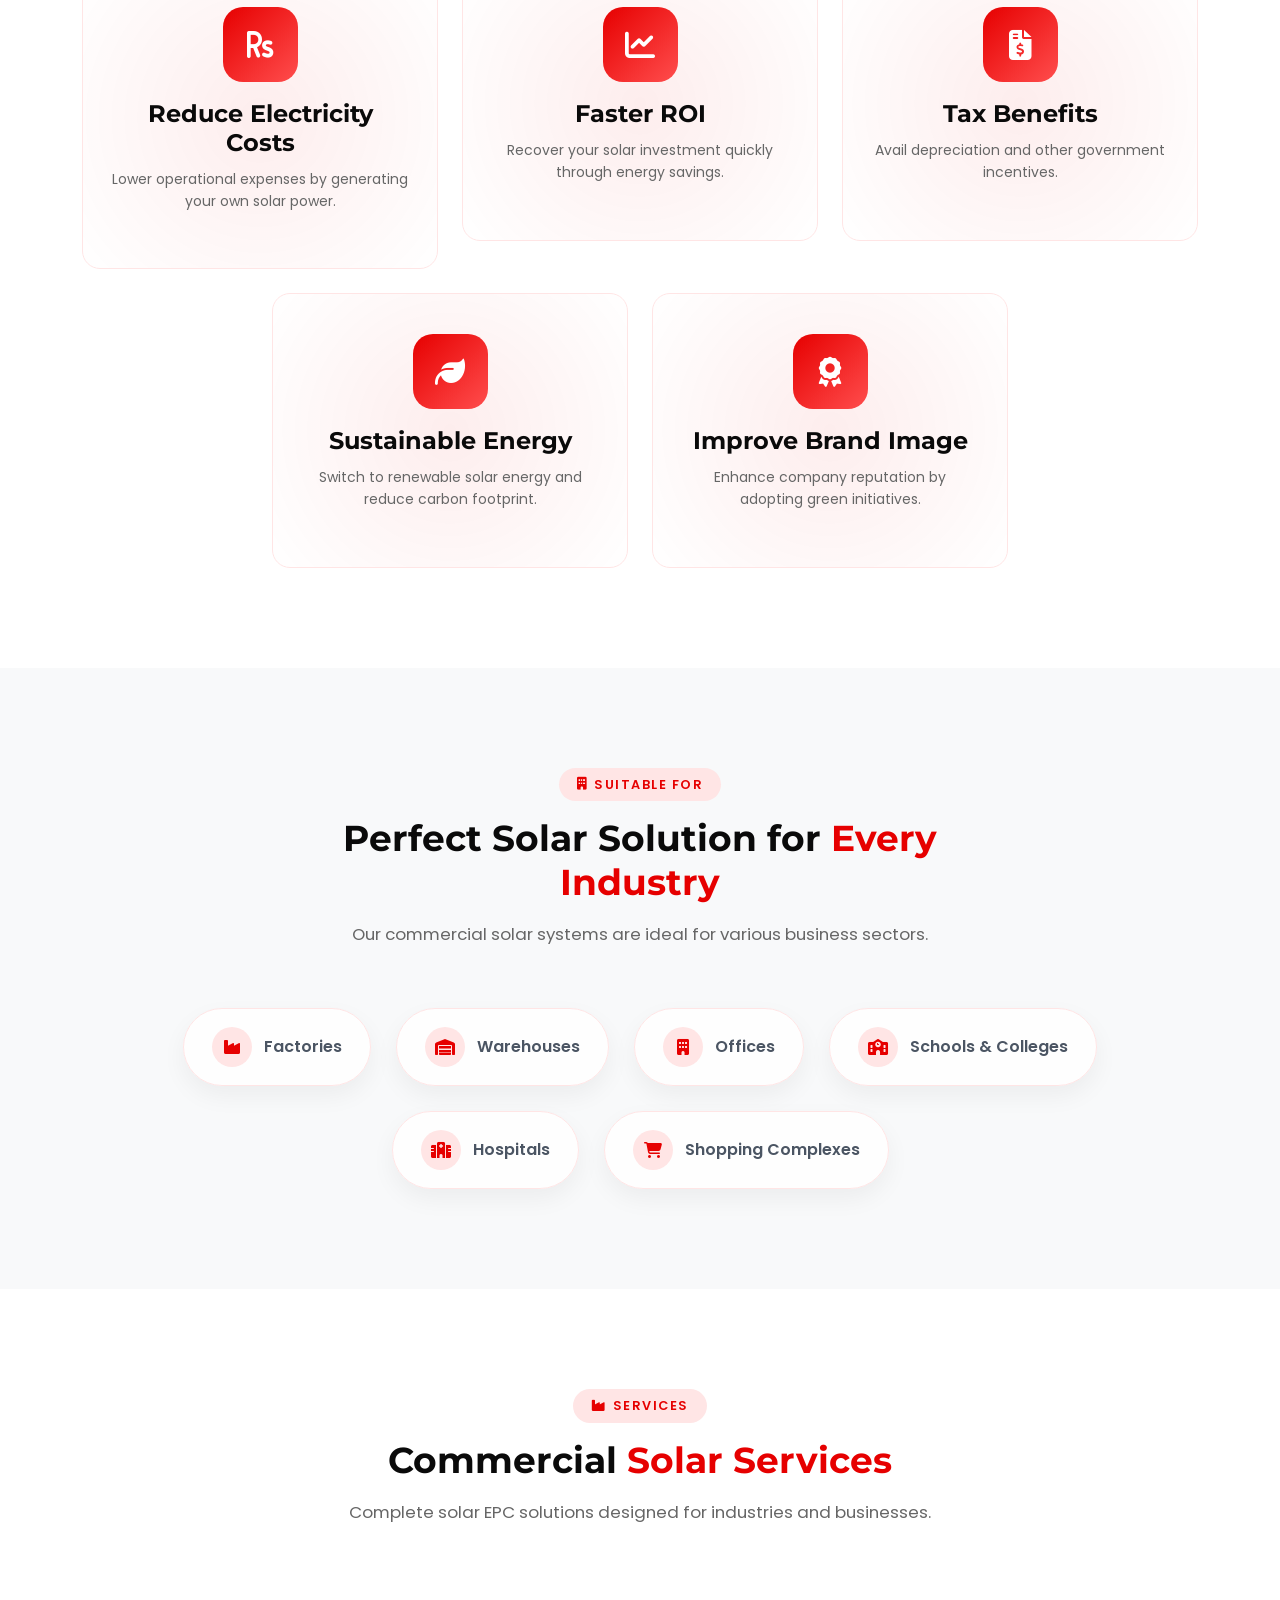
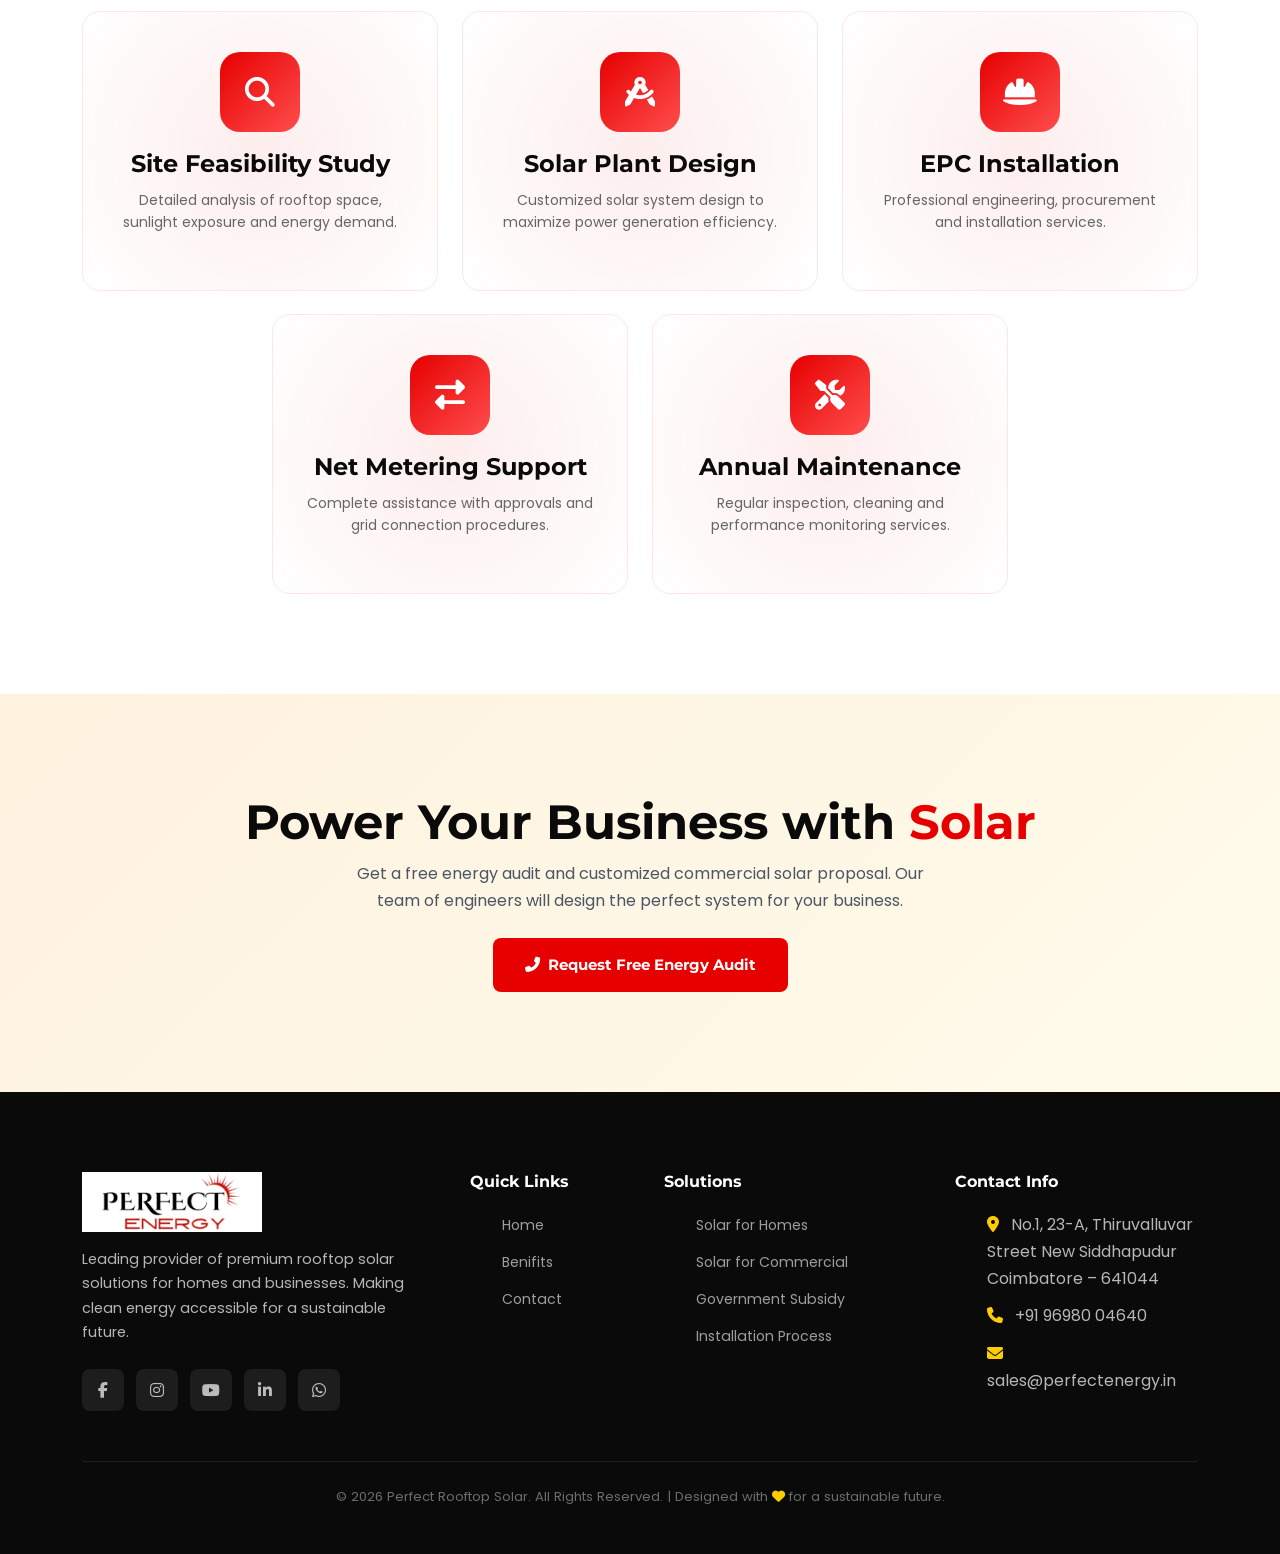
<file: solar-for-commercial.html>
<!DOCTYPE html>
<html lang="en">

<head>
    <meta charset="UTF-8">
    <meta name="viewport" content="width=device-width, initial-scale=1.0">
    <meta name="description"
        content="Commercial and industrial solar solutions by Perfect Rooftop Solar. 20KW to 500KW systems for factories, warehouses, hospitals, schools, and offices.">
    <title>Solar for Commercial — Perfect Rooftop Solar</title>
    <link href="https://cdn.jsdelivr.net/npm/bootstrap@5.3.2/dist/css/bootstrap.min.css" rel="stylesheet">
    <link rel="stylesheet" href="https://cdnjs.cloudflare.com/ajax/libs/font-awesome/6.5.1/css/all.min.css">
    <link rel="stylesheet" href="css/styles.css">
</head>

<body>

    <div id="scroll-progress"></div>

    <!-- Preloader -->
    <div class="preloader" id="preloader">

        <div class="preloader-inner">

            <img src="images/logo.png" class="preloader-logo" alt="Perfect Energy">

            <div class="solar-loader">
                <span></span>
                <span></span>
                <span></span>
            </div>

            <div class="preloader-text">Perfect Rooftop Solar</div>

        </div>

    </div>

    <!-- ===== TOP CONTACT STRIP ===== -->
    <div class="top-strip">

        <div class="container">

            <div class="top-strip-inner">

                <div class="top-phone">
                    <span><i class="fas fa-phone"></i> +91 96980 04640</span>
                </div>

                <div class="top-mail">
                    <span><i class="fas fa-envelope"></i> sales@perfectenergy.in</span>
                </div>

            </div>

        </div>

    </div>
    <!-- NAVBAR -->
    <nav class="navbar-main" id="navbar">
        <div class="container">
            <div class="d-flex align-items-center justify-content-between">
                <a href="index.html" class="navbar-brand-logo">
                    <img src="images/logo.png" alt="Perfect Energy Logo" class="nav-logo">
                </a>
                <div class="nav-links" id="navLinks">
                    <a href="index.html">Home</a>
                    <a href="solar-for-homes.html">Solar for Homes</a>
                    <a href="solar-for-commercial.html" class="active">Solar for Commercial</a>
                    <a href="contact.html" class="nav-cta">Contact Us</a>
                </div>
                <div class="hamburger" id="hamburger"><span></span><span></span><span></span></div>
            </div>
        </div>
    </nav>

    <div class="mobile-menu-overlay" id="mobileMenu">
        <div class="mobile-menu-links">
            <a href="index.html">Home</a>
            <a href="solar-for-homes.html">Solar for Homes</a>
            <a href="solar-for-commercial.html">Solar for Commercial</a>
            <a href="contact.html">Contact</a>
        </div>
    </div>

    <!-- PAGE HEADER -->
    <section class="page-header">
        <div class="container">
            <div class="page-breadcrumb" data-reveal="up">
                <a href="index.html">Home</a>
                <i class="fas fa-chevron-right"></i>
                <span>Solar for Commercial</span>
            </div>
            <h1 data-reveal="up" data-delay="100">Solar for <span class="text-gradient">Commercial</span></h1>
            <p data-reveal="up" data-delay="200">Scale your business with clean solar energy. Reduce operational costs
                and achieve sustainability goals
                with our industrial-grade solar solutions.</p>
        </div>
    </section>

    <!-- COMMERCIAL BENEFITS -->
    <section class="section-padding bg-light">
        <div class="container">
            <div class="row align-items-center g-5">
                <div class="col-lg-6" data-reveal="left">
                    <div class="about-image-wrapper" style="min-height: 400px;">
                        <img src="images/solar-commercial.png" alt="Commercial solar installation"
                            style="height: 100%; object-fit: cover;" loading="lazy">
                    </div>
                </div>
                <div class="col-lg-6" data-reveal="right">
                    <div class="section-badge"><i class="fas fa-building"></i> Commercial Solar</div>
                    <h2>Why Businesses Choose <span class="text-gradient">Solar</span></h2>
                    <p>Commercial solar is the fastest-growing segment of renewable energy in India. Businesses of all
                        sizes are adopting solar to cut electricity costs, claim tax benefits, and demonstrate
                        environmental responsibility.</p>
                    <p>With accelerated depreciation benefits and low-cost financing options, commercial solar delivers
                        ROI within 3–5 years while providing 25+ years of free clean energy.</p>
                    <a href="./contact.html" class="btn-solar ripple mt-3"><i class="fas fa-bolt"></i> Lets Connect
                    </a>
                </div>
            </div>
        </div>
    </section>

    <section class="business-benefits section-padding bg-white" id="benefits">

        <div class="container">

            <div class="section-header text-center">
                <span class="section-badge">
                    <i class="fas fa-industry"></i> Business Benefits
                </span>

                <h2>Benefits for <span class="text-red">Businesses</span></h2>

                <p>Invest in solar energy and reduce operational costs while building a sustainable brand.</p>
            </div>

            <div class="row g-4 mt-5 justify-content-center">

                <!-- ROW 1 -->

                <div class="col-lg-4 col-md-6">
                    <div class="business-card stagger-item slide-in-up">
                        <div class="business-icon">
                            <i class="fas fa-rupee-sign"></i>
                        </div>
                        <h4>Reduce Electricity Costs</h4>
                        <p>Lower operational expenses by generating your own solar power.</p>
                    </div>
                </div>

                <div class="col-lg-4 col-md-6">
                    <div class="business-card stagger-item slide-in-up">
                        <div class="business-icon">
                            <i class="fas fa-chart-line"></i>
                        </div>
                        <h4>Faster ROI</h4>
                        <p>Recover your solar investment quickly through energy savings.</p>
                    </div>
                </div>

                <div class="col-lg-4 col-md-6">
                    <div class="business-card stagger-item slide-in-up">
                        <div class="business-icon">
                            <i class="fas fa-file-invoice-dollar"></i>
                        </div>
                        <h4>Tax Benefits</h4>
                        <p>Avail depreciation and other government incentives.</p>
                    </div>
                </div>

                <!-- ROW 2 (center automatically) -->

                <div class="col-lg-4 col-md-6">
                    <div class="business-card stagger-item slide-in-up">
                        <div class="business-icon">
                            <i class="fas fa-leaf"></i>
                        </div>
                        <h4>Sustainable Energy</h4>
                        <p>Switch to renewable solar energy and reduce carbon footprint.</p>
                    </div>
                </div>

                <div class="col-lg-4 col-md-6">
                    <div class="business-card stagger-item slide-in-up">
                        <div class="business-icon">
                            <i class="fas fa-award"></i>
                        </div>
                        <h4>Improve Brand Image</h4>
                        <p>Enhance company reputation by adopting green initiatives.</p>
                    </div>
                </div>

            </div>

        </div>
    </section>



    <section class="suitable-section section-padding bg-light">

        <div class="container">

            <div class="section-header text-center">
                <span class="section-badge">
                    <i class="fas fa-building"></i> Suitable For
                </span>

                <h2>Perfect Solar Solution for <span class="text-red">Every Industry</span></h2>

                <p>Our commercial solar systems are ideal for various business sectors.</p>
            </div>

            <div class="industry-grid mt-5">

                <div class="industry-tag float1 stagger-item fade-in">
                    <i class="fas fa-industry"></i>
                    <span>Factories</span>
                </div>

                <div class="industry-tag float2 stagger-item fade-in">
                    <i class="fas fa-warehouse"></i>
                    <span>Warehouses</span>
                </div>

                <div class="industry-tag float3 stagger-item fade-in">
                    <i class="fas fa-building"></i>
                    <span>Offices</span>
                </div>

                <div class="industry-tag float4 stagger-item fade-in">
                    <i class="fas fa-school"></i>
                    <span>Schools & Colleges</span>
                </div>

                <div class="industry-tag float5 stagger-item fade-in">
                    <i class="fas fa-hospital"></i>
                    <span>Hospitals</span>
                </div>

                <div class="industry-tag float6 stagger-item fade-in">
                    <i class="fas fa-shopping-cart"></i>
                    <span>Shopping Complexes</span>
                </div>

            </div>

        </div>
    </section>


    <section class="commercial-services section-padding bg-white">

        <div class="container">

            <div class="section-header text-center">
                <span class="section-badge">
                    <i class="fas fa-industry"></i> Services
                </span>

                <h2>Commercial <span class="text-red">Solar Services</span></h2>

                <p>Complete solar EPC solutions designed for industries and businesses.</p>
            </div>

            <div class="row g-4 justify-content-center mt-5">

                <!-- Row 1 -->

                <div class="col-lg-4 col-md-6">
                    <div class="commercial-card stagger-item slide-in-up anim-normal">
                        <div class="commercial-icon">
                            <i class="fas fa-search"></i>
                        </div>
                        <h4>Site Feasibility Study</h4>
                        <p>Detailed analysis of rooftop space, sunlight exposure and energy demand.</p>
                    </div>
                </div>

                <div class="col-lg-4 col-md-6">
                    <div class="commercial-card stagger-item slide-in-up anim-normal">
                        <div class="commercial-icon">
                            <i class="fas fa-drafting-compass"></i>
                        </div>
                        <h4>Solar Plant Design</h4>
                        <p>Customized solar system design to maximize power generation efficiency.</p>
                    </div>
                </div>

                <div class="col-lg-4 col-md-6">
                    <div class="commercial-card stagger-item slide-in-up anim-normal">
                        <div class="commercial-icon">
                            <i class="fas fa-hard-hat"></i>
                        </div>
                        <h4>EPC Installation</h4>
                        <p>Professional engineering, procurement and installation services.</p>
                    </div>
                </div>

                <!-- Row 2 (center aligned automatically) -->

                <div class="col-lg-4 col-md-6">
                    <div class="commercial-card stagger-item slide-in-up anim-normal">
                        <div class="commercial-icon">
                            <i class="fas fa-exchange-alt"></i>
                        </div>
                        <h4>Net Metering Support</h4>
                        <p>Complete assistance with approvals and grid connection procedures.</p>
                    </div>
                </div>

                <div class="col-lg-4 col-md-6">
                    <div class="commercial-card stagger-item slide-in-up anim-normal">
                        <div class="commercial-icon">
                            <i class="fas fa-tools"></i>
                        </div>
                        <h4>Annual Maintenance</h4>
                        <p>Regular inspection, cleaning and performance monitoring services.</p>
                    </div>
                </div>

            </div>

        </div>
    </section>



    <!-- CTA -->
    <section class="section-padding" style="background: var(--grad-solar-soft);">
        <div class="container text-center" data-reveal="up">
            <h2>Power Your Business with <span class="text-gradient">Solar</span></h2>
            <p class="mb-4" style="max-width:600px; margin:0 auto;">Get a free energy audit and customized commercial
                solar proposal. Our team of engineers will design the perfect system for your business.</p>
            <a href="contact.html" class="btn-solar ripple"><i class="fas fa-phone-alt"></i> Request Free Energy
                Audit</a>
        </div>
    </section>

    <!-- ==================== FOOTER ==================== -->
    <footer class="footer">
        <div class="container">
            <div class="row g-5">
                <div class="col-lg-4">
                    <div class="footer-brand">

                        <img src="images/logo.png" alt="Perfect Energy Logo" class="footer-logo">

                        <p>
                            Leading provider of premium rooftop solar solutions for homes and businesses.
                            Making clean energy accessible for a sustainable future.
                        </p>

                        <div class="footer-social mt-4">
                            <a href="#" aria-label="Facebook"><i class="fab fa-facebook-f"></i></a>
                            <a href="#" aria-label="Instagram"><i class="fab fa-instagram"></i></a>
                            <a href="#" aria-label="YouTube"><i class="fab fa-youtube"></i></a>
                            <a href="#" aria-label="LinkedIn"><i class="fab fa-linkedin-in"></i></a>
                            <a href="#" aria-label="WhatsApp"><i class="fab fa-whatsapp"></i></a>
                        </div>

                    </div>
                </div>
                <div class="col-lg-2 col-md-4">
                    <h5>Quick Links</h5>
                    <ul class="footer-links">
                        <li><a href="index.html">Home</a></li>
                        <li><a href="#benefits">Benifits</a></li>
                        <li><a href="contact.html">Contact</a></li>
                    </ul>
                </div>
                <div class="col-lg-3 col-md-4">
                    <h5>Solutions</h5>
                    <ul class="footer-links">
                        <li><a href="solar-for-homes.html">Solar for Homes</a></li>
                        <li><a href="solar-for-commercial.html">Solar for Commercial</a></li>
                        <li><a href="#subsidy">Government Subsidy</a></li>
                        <li><a href="#process">Installation Process</a></li>
                    </ul>
                </div>
                <div class="col-lg-3 col-md-4">
                    <h5>Contact Info</h5>
                    <ul class="footer-links">
                        <li><i class="fas fa-map-marker-alt text-solar me-2"></i> No.1, 23-A, Thiruvalluvar Street
                            New Siddhapudur
                            Coimbatore – 641044</li>
                        <li><i class="fas fa-phone text-solar me-2"></i> +91 96980 04640</li>
                        <li><i class="fas fa-envelope text-solar me-2"></i> sales@perfectenergy.in</li>
                    </ul>
                </div>
            </div>
            <div class="footer-bottom">
                <p>&copy; 2026 Perfect Rooftop Solar. All Rights Reserved. | Designed with <i
                        class="fas fa-heart text-solar"></i> for a sustainable future.</p>
            </div>
        </div>
    </footer>

    <button class="back-to-top" id="backToTop" aria-label="Back to top"><i class="fas fa-arrow-up"></i></button>

    <script src="https://cdn.jsdelivr.net/npm/bootstrap@5.3.2/dist/js/bootstrap.bundle.min.js"></script>
    <script src="js/script.js"></script>
</body>

</html>
</file>
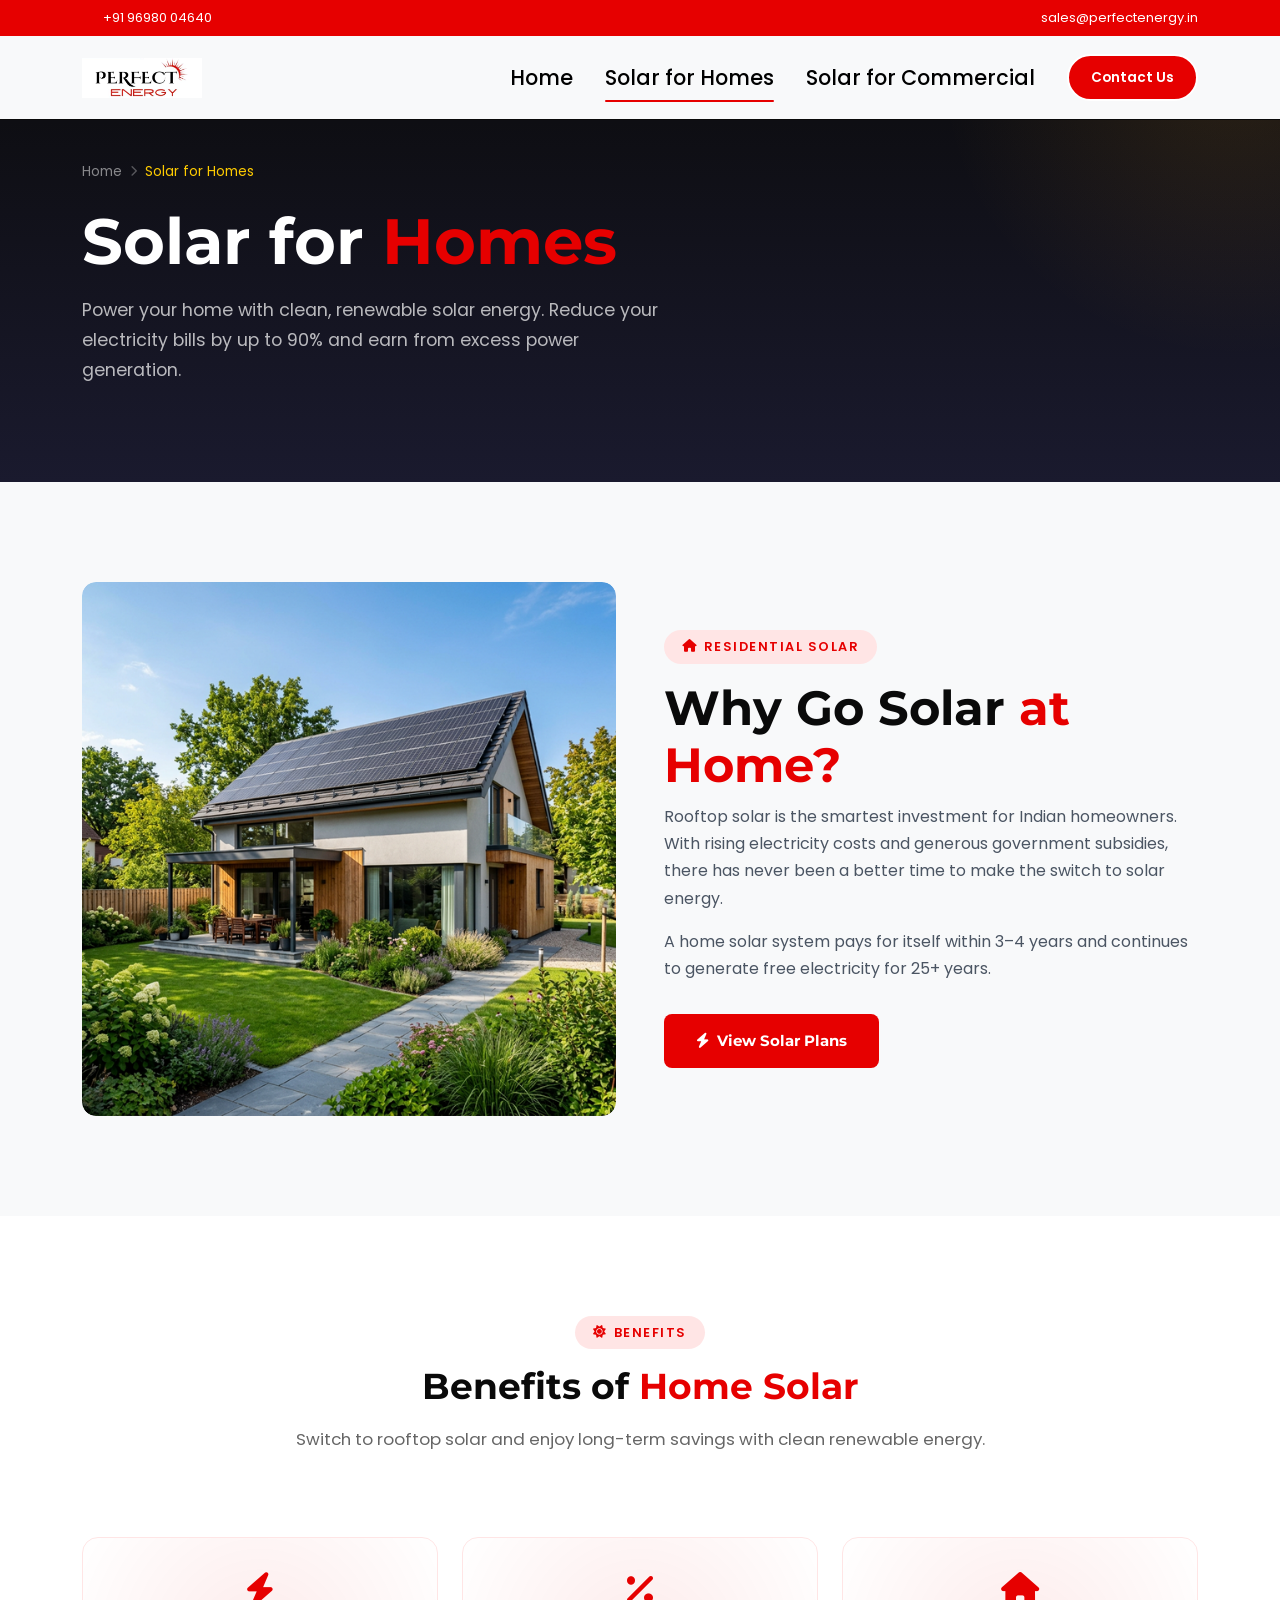
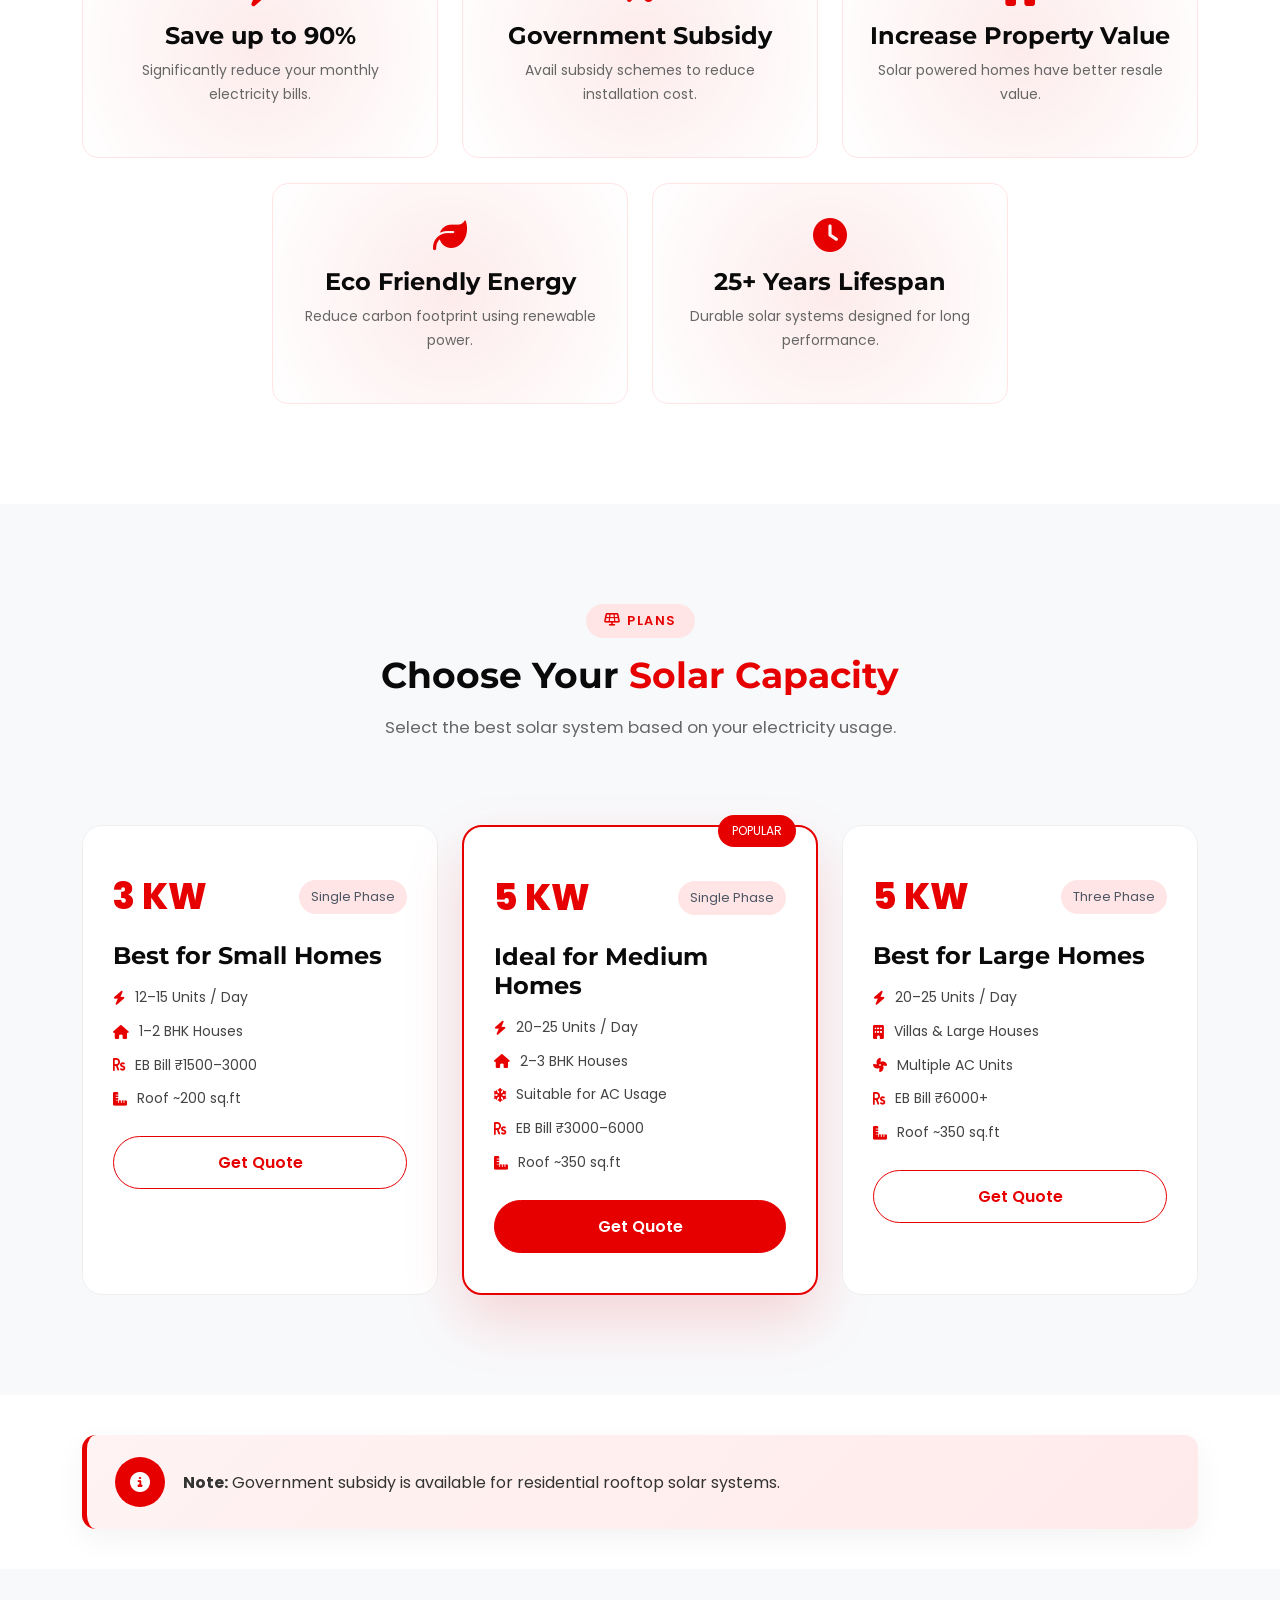
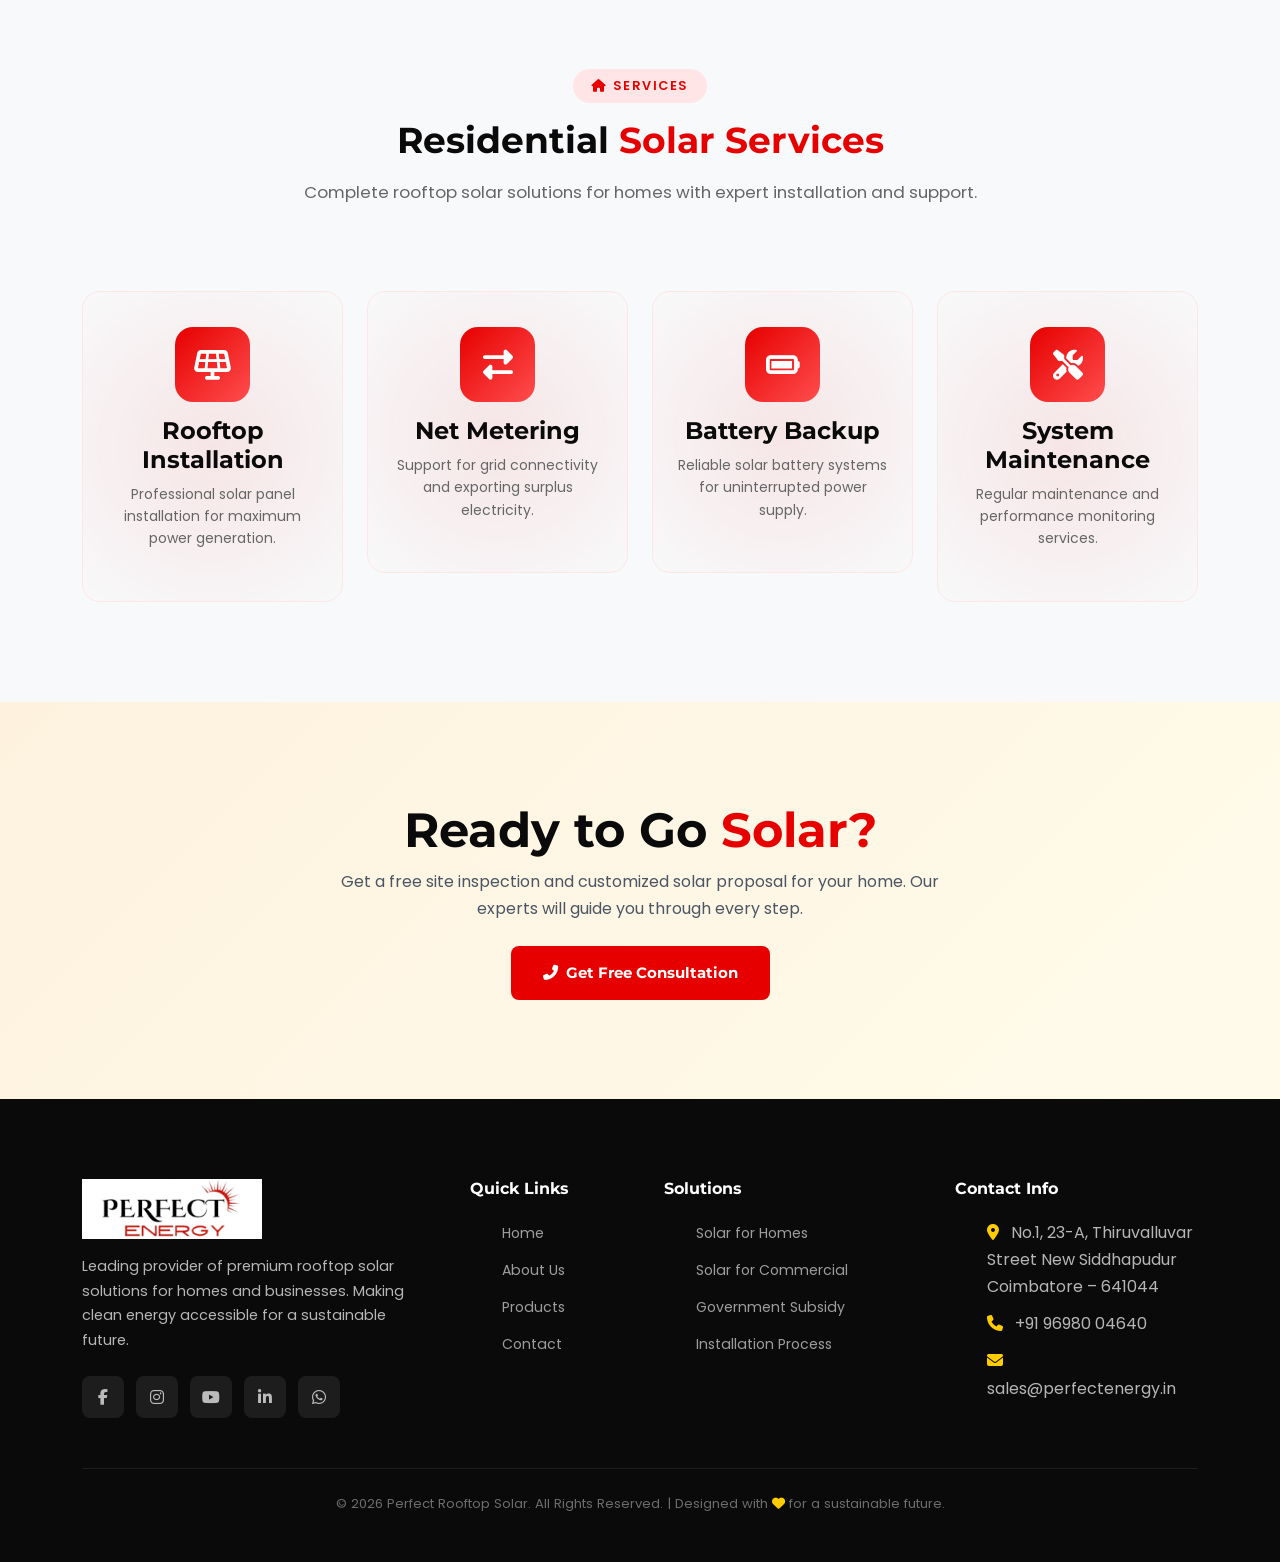
<file: solar-for-homes.html>
<!DOCTYPE html>
<html lang="en">

<head>
    <meta charset="UTF-8">
    <meta name="viewport" content="width=device-width, initial-scale=1.0">
    <meta name="description"
        content="Go solar at home with Perfect Rooftop Solar. Explore 3KW, 5KW, and 10KW residential solar systems with government subsidies and 25-year warranty.">
    <title>Solar for Homes — Perfect Rooftop Solar</title>
    <link href="https://cdn.jsdelivr.net/npm/bootstrap@5.3.2/dist/css/bootstrap.min.css" rel="stylesheet">
    <link rel="stylesheet" href="https://cdnjs.cloudflare.com/ajax/libs/font-awesome/6.5.1/css/all.min.css">
    <link rel="stylesheet" href="css/styles.css">
</head>

<body>

    <div id="scroll-progress"></div>

    <!-- Preloader -->
    <div class="preloader" id="preloader">

        <div class="preloader-inner">

            <img src="images/logo.png" class="preloader-logo" alt="Perfect Energy">

            <div class="solar-loader">
                <span></span>
                <span></span>
                <span></span>
            </div>

            <div class="preloader-text">Perfect Rooftop Solar</div>

        </div>

    </div>

    <!-- ===== TOP CONTACT STRIP ===== -->
    <div class="top-strip">

        <div class="container">

            <div class="top-strip-inner">

                <div class="top-phone">
                    <span><i class="fas fa-phone"></i> +91 96980 04640</span>
                </div>

                <div class="top-mail">
                    <span><i class="fas fa-envelope"></i> sales@perfectenergy.in</span>
                </div>

            </div>

        </div>

    </div>

    <!-- NAVBAR -->
    <nav class="navbar-main" id="navbar">
        <div class="container">
            <div class="d-flex align-items-center justify-content-between">
                <a href="index.html" class="navbar-brand-logo">
                    <img src="images/logo.png" alt="Perfect Energy Logo" class="nav-logo">
                </a>
                <div class="nav-links" id="navLinks">
                    <a href="index.html">Home</a>
                    <a href="solar-for-homes.html" class="active">Solar for Homes</a>
                    <a href="solar-for-commercial.html">Solar for Commercial</a>
                    <a href="contact.html" class="nav-cta">Contact Us</a>
                </div>
                <div class="hamburger" id="hamburger"><span></span><span></span><span></span></div>
            </div>
        </div>
    </nav>

    <div class="mobile-menu-overlay" id="mobileMenu">
        <div class="mobile-menu-links">
            <a href="index.html">Home</a>
            <a href="solar-for-homes.html">Solar for Homes</a>
            <a href="solar-for-commercial.html">Solar for Commercial</a>
            <a href="contact.html">Contact</a>
        </div>
    </div>

    <!-- PAGE HEADER -->
    <section class="page-header">
        <div class="container">
            <div class="page-breadcrumb" data-reveal="up">
                <a href="index.html">Home</a>
                <i class="fas fa-chevron-right"></i>
                <span>Solar for Homes</span>
            </div>
            <h1 data-reveal="up" data-delay="100">Solar for <span class="text-gradient">Homes</span></h1>
            <p data-reveal="up" data-delay="200">Power your home with clean, renewable solar energy. Reduce your
                electricity bills by up to 90% and earn
                from excess power generation.</p>
        </div>
    </section>

    <!-- HERO IMAGE SECTION -->
    <section class="section-padding bg-light">
        <div class="container">
            <div class="row align-items-center g-5">
                <div class="col-lg-6" data-reveal="left">
                    <div class="about-image-wrapper" style="min-height: 400px;">
                        <img src="images/solar-home.png" alt="Solar panels on home"
                            style="height: 100%; object-fit: cover;" loading="lazy">
                    </div>
                </div>
                <div class="col-lg-6" data-reveal="right">
                    <div class="section-badge"><i class="fas fa-home"></i> Residential Solar</div>
                    <h2>Why Go Solar <span class="text-gradient">at Home?</span></h2>
                    <p>Rooftop solar is the smartest investment for Indian homeowners. With rising electricity costs and
                        generous government subsidies, there has never been a better time to make the switch to solar
                        energy.</p>
                    <p>A home solar system pays for itself within 3–4 years and continues to generate free electricity
                        for 25+ years.</p>
                    <a href="#capacity" class="btn-solar ripple mt-3"><i class="fas fa-bolt"></i> View Solar Plans</a>
                </div>
            </div>
        </div>
    </section>

    <!-- BENEFITS -->
    <section class="home-solar-benefits section-padding bg-white">

        <div class="container">

            <div class="section-header text-center">
                <span class="section-badge">
                    <i class="fas fa-sun"></i> Benefits
                </span>

                <h2>Benefits of <span class="text-red">Home Solar</span></h2>

                <p>Switch to rooftop solar and enjoy long-term savings with clean renewable energy.</p>
            </div>

            <div class="row g-4 mt-5 justify-content-center">

                <!-- ROW 1 -->

                <div class="col-lg-4 col-md-6">
                    <div class="benefit-card stagger-item slide-in-up">
                        <i class="fas fa-bolt"></i>
                        <h4>Save up to 90%</h4>
                        <p>Significantly reduce your monthly electricity bills.</p>
                    </div>
                </div>

                <div class="col-lg-4 col-md-6">
                    <div class="benefit-card stagger-item slide-in-up">
                        <i class="fas fa-percent"></i>
                        <h4>Government Subsidy</h4>
                        <p>Avail subsidy schemes to reduce installation cost.</p>
                    </div>
                </div>

                <div class="col-lg-4 col-md-6">
                    <div class="benefit-card stagger-item slide-in-up">
                        <i class="fas fa-home"></i>
                        <h4>Increase Property Value</h4>
                        <p>Solar powered homes have better resale value.</p>
                    </div>
                </div>

                <!-- ROW 2 (center aligned automatically) -->

                <div class="col-lg-4 col-md-6">
                    <div class="benefit-card stagger-item slide-in-up">
                        <i class="fas fa-leaf"></i>
                        <h4>Eco Friendly Energy</h4>
                        <p>Reduce carbon footprint using renewable power.</p>
                    </div>
                </div>

                <div class="col-lg-4 col-md-6">
                    <div class="benefit-card stagger-item slide-in-up">
                        <i class="fas fa-clock"></i>
                        <h4>25+ Years Lifespan</h4>
                        <p>Durable solar systems designed for long performance.</p>
                    </div>
                </div>

            </div>

        </div>
    </section>

    <section class="capacity-section section-padding" id="capacity">

        <div class="container">

            <div class="section-header text-center">
                <div class="section-badge"><i class="fas fa-solar-panel"></i> Plans</div>
                <h2>Choose Your <span class="text-red">Solar Capacity</span></h2>
                <p>Select the best solar system based on your electricity usage.</p>
            </div>

            <div class="row g-4 mt-5">

                <!-- 3KW -->
                <div class="col-lg-4 col-md-6">
                    <div class="capacity-card-new stagger-item slide-in-left anim-normal">

                        <div class="plan-top">
                            <span class="kw">3 KW</span>
                            <span class="phase">Single Phase</span>
                        </div>

                        <h4>Best for Small Homes</h4>

                        <div class="plan-info">
                            <div><i class="fas fa-bolt"></i> 12–15 Units / Day</div>
                            <div><i class="fas fa-home"></i> 1–2 BHK Houses</div>
                            <div><i class="fas fa-rupee-sign"></i> EB Bill ₹1500–3000</div>
                            <div><i class="fas fa-ruler-combined"></i> Roof ~200 sq.ft</div>
                        </div>

                        <a href="./contact.html" class="plan-btn">Get Quote</a>

                    </div>
                </div>

                <!-- 5KW Popular -->
                <div class="col-lg-4 col-md-6">
                    <div class="capacity-card-new featured stagger-item slide-in-up anim-normal">

                        <div class="popular-tag">POPULAR</div>

                        <div class="plan-top">
                            <span class="kw">5 KW</span>
                            <span class="phase">Single Phase</span>
                        </div>

                        <h4>Ideal for Medium Homes</h4>

                        <div class="plan-info">
                            <div><i class="fas fa-bolt"></i> 20–25 Units / Day</div>
                            <div><i class="fas fa-home"></i> 2–3 BHK Houses</div>
                            <div><i class="fas fa-snowflake"></i> Suitable for AC Usage</div>
                            <div><i class="fas fa-rupee-sign"></i> EB Bill ₹3000–6000</div>
                            <div><i class="fas fa-ruler-combined"></i> Roof ~350 sq.ft</div>
                        </div>

                        <a href="./contact.html" class="plan-btn primary">Get Quote</a>

                    </div>
                </div>

                <!-- 5KW 3 Phase -->
                <div class="col-lg-4 col-md-6">
                    <div class="capacity-card-new stagger-item slide-in-right anim-normal">

                        <div class="plan-top">
                            <span class="kw">5 KW</span>
                            <span class="phase">Three Phase</span>
                        </div>

                        <h4>Best for Large Homes</h4>

                        <div class="plan-info">
                            <div><i class="fas fa-bolt"></i> 20–25 Units / Day</div>
                            <div><i class="fas fa-building"></i> Villas & Large Houses</div>
                            <div><i class="fas fa-fan"></i> Multiple AC Units</div>
                            <div><i class="fas fa-rupee-sign"></i> EB Bill ₹6000+</div>
                            <div><i class="fas fa-ruler-combined"></i> Roof ~350 sq.ft</div>
                        </div>

                        <a href="./contact.html" class="plan-btn">Get Quote</a>

                    </div>
                </div>

            </div>

        </div>
    </section>


    <section class="subsidy-note-section">

        <div class="container">

            <div class="subsidy-note">

                <div class="note-icon">
                    <i class="fas fa-info-circle"></i>
                </div>

                <div class="note-content">
                    <strong>Note:</strong>
                    Government subsidy is available for residential rooftop solar systems.
                </div>

            </div>

        </div>
    </section>


    <section class="residential-services section-padding bg-light">

        <div class="container">

            <div class="section-header text-center">
                <span class="section-badge">
                    <i class="fas fa-home"></i> Services
                </span>

                <h2>Residential <span class="text-red">Solar Services</span></h2>

                <p>Complete rooftop solar solutions for homes with expert installation and support.</p>
            </div>

            <div class="row g-4 mt-5">

                <div class="col-lg-3 col-md-6">
                    <div class="service-card stagger-item fade-in">
                        <div class="service-icon">
                            <i class="fas fa-solar-panel"></i>
                        </div>
                        <h4>Rooftop Installation</h4>
                        <p>Professional solar panel installation for maximum power generation.</p>
                    </div>
                </div>

                <div class="col-lg-3 col-md-6">
                    <div class="service-card stagger-item fade-in">
                        <div class="service-icon">
                            <i class="fas fa-exchange-alt"></i>
                        </div>
                        <h4>Net Metering</h4>
                        <p>Support for grid connectivity and exporting surplus electricity.</p>
                    </div>
                </div>

                <div class="col-lg-3 col-md-6">
                    <div class="service-card stagger-item fade-in">
                        <div class="service-icon">
                            <i class="fas fa-battery-full"></i>
                        </div>
                        <h4>Battery Backup</h4>
                        <p>Reliable solar battery systems for uninterrupted power supply.</p>
                    </div>
                </div>

                <div class="col-lg-3 col-md-6">
                    <div class="service-card stagger-item fade-in">
                        <div class="service-icon">
                            <i class="fas fa-tools"></i>
                        </div>
                        <h4>System Maintenance</h4>
                        <p>Regular maintenance and performance monitoring services.</p>
                    </div>
                </div>

            </div>

        </div>
    </section>


    <!-- CTA -->
    <section class="section-padding" style="background: var(--grad-solar-soft);">
        <div class="container text-center" data-reveal="up">
            <h2>Ready to Go <span class="text-gradient">Solar?</span></h2>
            <p class="mb-4" style="max-width:600px; margin:0 auto;">Get a free site inspection and customized solar
                proposal for your home. Our experts will guide you through every step.</p>
            <a href="contact.html" class="btn-solar ripple"><i class="fas fa-phone-alt"></i> Get Free Consultation</a>
        </div>
    </section>

    <!-- ==================== FOOTER ==================== -->
    <footer class="footer">
        <div class="container">
            <div class="row g-5">
                <div class="col-lg-4">
                    <div class="footer-brand">

                        <img src="images/logo.png" alt="Perfect Energy Logo" class="footer-logo">

                        <p>
                            Leading provider of premium rooftop solar solutions for homes and businesses.
                            Making clean energy accessible for a sustainable future.
                        </p>

                        <div class="footer-social mt-4">
                            <a href="#" aria-label="Facebook"><i class="fab fa-facebook-f"></i></a>
                            <a href="#" aria-label="Instagram"><i class="fab fa-instagram"></i></a>
                            <a href="#" aria-label="YouTube"><i class="fab fa-youtube"></i></a>
                            <a href="#" aria-label="LinkedIn"><i class="fab fa-linkedin-in"></i></a>
                            <a href="#" aria-label="WhatsApp"><i class="fab fa-whatsapp"></i></a>
                        </div>

                    </div>
                </div>
                <div class="col-lg-2 col-md-4">
                    <h5>Quick Links</h5>
                    <ul class="footer-links">
                        <li><a href="index.html">Home</a></li>
                        <li><a href="#about">About Us</a></li>
                        <li><a href="#products">Products</a></li>
                        <li><a href="contact.html">Contact</a></li>
                    </ul>
                </div>
                <div class="col-lg-3 col-md-4">
                    <h5>Solutions</h5>
                    <ul class="footer-links">
                        <li><a href="solar-for-homes.html">Solar for Homes</a></li>
                        <li><a href="solar-for-commercial.html">Solar for Commercial</a></li>
                        <li><a href="#subsidy">Government Subsidy</a></li>
                        <li><a href="#process">Installation Process</a></li>
                    </ul>
                </div>
                <div class="col-lg-3 col-md-4">
                    <h5>Contact Info</h5>
                    <ul class="footer-links">
                        <li><i class="fas fa-map-marker-alt text-solar me-2"></i> No.1, 23-A, Thiruvalluvar Street
                            New Siddhapudur
                            Coimbatore – 641044</li>
                        <li><i class="fas fa-phone text-solar me-2"></i> +91 96980 04640</li>
                        <li><i class="fas fa-envelope text-solar me-2"></i> sales@perfectenergy.in</li>
                    </ul>
                </div>
            </div>
            <div class="footer-bottom">
                <p>&copy; 2026 Perfect Rooftop Solar. All Rights Reserved. | Designed with <i
                        class="fas fa-heart text-solar"></i> for a sustainable future.</p>
            </div>
        </div>
    </footer>

    <button class="back-to-top" id="backToTop" aria-label="Back to top"><i class="fas fa-arrow-up"></i></button>

    <script src="https://cdn.jsdelivr.net/npm/bootstrap@5.3.2/dist/js/bootstrap.bundle.min.js"></script>
    <script src="js/script.js"></script>
</body>

</html>
</file>
<file: css/styles.css>
/* ==============================================
   PERFECT ROOFTOP SOLAR — Optimized Design System
   - Removed: AOS, GSAP, Swiper dependencies
   - Added: Intersection Observer scroll animations
   - Hardware-accelerated transforms + opacity only
   ============================================== */

/* --- Google Fonts --- */
@import url('https://fonts.googleapis.com/css2?family=Montserrat:wght@400;500;600;700;800;900&family=Poppins:wght@300;400;500;600;700&display=swap');

/* --- CSS Variables --- */
:root {
  --clr-dark: #0a0a0a;
  --clr-dark-2: #1a1a2e;
  --clr-dark-surface: #111827;
  --clr-white: #ffffff;
  --clr-off-white: #f8f9fa;
  --clr-gray-100: #f3f4f6;
  --clr-gray-200: #e5e7eb;
  --clr-gray-300: #d1d5db;
  --clr-gray-400: #9ca3af;
  --clr-gray-500: #6b7280;
  --clr-gray-600: #4b5563;
  --clr-red: #e60000;
  --clr-red-dark: #b80000;
  --clr-red-light: #ffe5e5;
  --clr-solar-gold: #ffcc00;
  --clr-solar-orange: #ff8c00;
  --clr-solar-green: #22c55e;
  --grad-solar: linear-gradient(135deg, #f5a623 0%, #ffcc00 50%, #ff8c00 100%);
  --grad-solar-soft: linear-gradient(135deg, rgba(245, 166, 35, 0.15) 0%, rgba(255, 204, 0, 0.08) 100%);
  --grad-dark: linear-gradient(180deg, #0a0a0a 0%, #1a1a2e 100%);
  --ff-heading: 'Montserrat', sans-serif;
  --ff-body: 'Poppins', sans-serif;
  --section-py: 100px;
  --radius-sm: 8px;
  --radius-md: 12px;
  --radius-lg: 20px;
  --radius-xl: 28px;
  --shadow-sm: 0 2px 8px rgba(0, 0, 0, 0.08);
  --shadow-md: 0 4px 20px rgba(0, 0, 0, 0.12);
  --shadow-lg: 0 8px 40px rgba(0, 0, 0, 0.18);
  --shadow-glow: 0 0 30px rgba(245, 166, 35, 0.3);
  --glass-bg: rgba(255, 255, 255, 0.06);
  --glass-border: rgba(255, 255, 255, 0.12);
  --glass-blur: blur(20px);
  --ease-out: cubic-bezier(0.4, 0, 0.2, 1);
  --ease-spring: cubic-bezier(0.175, 0.885, 0.32, 1.275);
  --transition-fast: 0.2s var(--ease-out);
  --transition-base: 0.35s var(--ease-out);
}

/* --- Reset & Base --- */
*,
*::before,
*::after {
  margin: 0;
  padding: 0;
  box-sizing: border-box;
}

html {
  scroll-behavior: smooth;
  overflow-x: hidden;
}

body {
  font-family: var(--ff-body);
  font-weight: 400;
  color: var(--clr-gray-600);
  background: var(--clr-white);
  line-height: 1.7;
  overflow-x: hidden;
  -webkit-font-smoothing: antialiased;
}

h1,
h2,
h3,
h4,
h5,
h6 {
  font-family: var(--ff-heading);
  font-weight: 700;
  line-height: 1.2;
  color: var(--clr-dark);
}

h1 {
  font-size: clamp(2.5rem, 5vw, 4.5rem);
}

h2 {
  font-size: clamp(2rem, 4vw, 3rem);
}

h3 {
  font-size: clamp(1.5rem, 3vw, 2rem);
}

h4 {
  font-size: clamp(1.2rem, 2vw, 1.5rem);
}

p {
  margin-bottom: 1rem;
}

a {
  text-decoration: none;
  color: inherit;
  transition: var(--transition-fast);
}

img {
  max-width: 100%;
  height: auto;
  display: block;
}

ul {
  list-style: none;
}

::selection {
  background: var(--clr-solar-gold);
  color: var(--clr-dark);
}

/* --- Scroll Progress Bar --- */
#scroll-progress {
  position: fixed;
  top: 0;
  left: 0;
  height: 3px;
  background: var(--grad-solar);
  z-index: 10000;
  width: 0%;
  will-change: width;
}

/* --- Preloader --- */
/* ===== Preloader ===== */

.preloader {
  position: fixed;
  top: 0;
  left: 0;
  width: 100%;
  height: 100%;
  background: #fff;
  z-index: 99999;
  display: flex;
  align-items: center;
  justify-content: center;
  transition: .8s;
}

.preloader.hide {
  opacity: 0;
  visibility: hidden;
}

.preloader-inner {
  text-align: center;
}

/* logo */

.preloader-logo {
  width: 180px;
  margin-bottom: 30px;
  animation: logoPulse 2s infinite;
}

/* loader */

.solar-loader {
  display: flex;
  justify-content: center;
  gap: 10px;
  margin-bottom: 20px;
}

.solar-loader span {
  width: 12px;
  height: 12px;
  background: #e60000;
  border-radius: 50%;
  animation: solarBounce 1.4s infinite;
}

.solar-loader span:nth-child(2) {
  animation-delay: .2s;
}

.solar-loader span:nth-child(3) {
  animation-delay: .4s;
}

/* text */

.preloader-text {
  font-weight: 600;
  letter-spacing: 2px;
  color: #333;
}

/* animations */

@keyframes solarBounce {

  0%,
  100% {
    transform: translateY(0)
  }

  50% {
    transform: translateY(-12px)
  }
}

@keyframes logoPulse {
  0% {
    transform: scale(1)
  }

  50% {
    transform: scale(1.08)
  }

  100% {
    transform: scale(1)
  }
}

/* ==============================================
   SCROLL REVEAL ANIMATIONS
   Hardware-accelerated: transform + opacity only
   ============================================== */
[data-reveal] {
  opacity: 0;
  will-change: transform, opacity;
  transition: opacity 0.8s var(--ease-out), transform 0.8s var(--ease-out);
}

[data-reveal="up"] {
  transform: translateY(50px);
}

[data-reveal="down"] {
  transform: translateY(-50px);
}

[data-reveal="left"] {
  transform: translateX(-50px);
}

[data-reveal="right"] {
  transform: translateX(50px);
}

[data-reveal="scale"] {
  transform: scale(0.92);
}

[data-reveal].revealed {
  opacity: 1;
  transform: translateY(0) translateX(0) scale(1);
}

/* Stagger delay support */
[data-delay="100"] {
  transition-delay: 0.1s;
}

[data-delay="200"] {
  transition-delay: 0.2s;
}

[data-delay="300"] {
  transition-delay: 0.3s;
}

[data-delay="400"] {
  transition-delay: 0.4s;
}

[data-delay="500"] {
  transition-delay: 0.5s;
}

/* ==============================================
   EXTENDED SCROLL ANIMATION UTILITIES
   Fade, Slide, Stagger animations with GPU acceleration
   ============================================== */

/* ---- FADE-IN ANIMATIONS ---- */
.fade-in {
  opacity: 0;
  will-change: opacity;
  transition: opacity 0.8s var(--ease-out);
}

.fade-in.active {
  opacity: 1;
}

/* ---- SLIDE-IN ANIMATIONS (GPU-accelerated: transform + opacity only) ---- */
.slide-in-left {
  opacity: 0;
  transform: translateX(-60px);
  will-change: transform, opacity;
  transition: transform 0.8s var(--ease-out), opacity 0.8s var(--ease-out);
}

.slide-in-right {
  opacity: 0;
  transform: translateX(60px);
  will-change: transform, opacity;
  transition: transform 0.8s var(--ease-out), opacity 0.8s var(--ease-out);
}

.slide-in-up {
  opacity: 0;
  transform: translateY(60px);
  will-change: transform, opacity;
  transition: transform 0.8s var(--ease-out), opacity 0.8s var(--ease-out);
}

.slide-in-down {
  opacity: 0;
  transform: translateY(-60px);
  will-change: transform, opacity;
  transition: transform 0.8s var(--ease-out), opacity 0.8s var(--ease-out);
}

.slide-in-left.active,
.slide-in-right.active,
.slide-in-up.active,
.slide-in-down.active {
  opacity: 1;
  transform: translate(0);
}

/* ---- STAGGER EFFECT (for card groups) ---- */
.stagger-item {
  opacity: 0;
  will-change: opacity, transform;
}

/* Automatic delay increment for stagger (applies to nth-child) */
.stagger-item:nth-child(1) {
  transition-delay: 0s;
}

.stagger-item:nth-child(2) {
  transition-delay: 0.1s;
}

.stagger-item:nth-child(3) {
  transition-delay: 0.2s;
}

.stagger-item:nth-child(4) {
  transition-delay: 0.3s;
}

.stagger-item:nth-child(5) {
  transition-delay: 0.4s;
}

.stagger-item:nth-child(n+6) {
  transition-delay: calc((var(--stagger-index, 0) * 0.1s));
}

.stagger-item.active {
  opacity: 1;
}

/* ---- ACCESSIBILITY: Respect prefers-reduced-motion ---- */
@media (prefers-reduced-motion: reduce) {

  [data-reveal],
  .fade-in,
  .slide-in-left,
  .slide-in-right,
  .slide-in-up,
  .slide-in-down,
  .scale-in,
  .stagger-item {
    transition: none !important;
    animation: none !important;
    opacity: 1 !important;
    transform: none !important;
  }
}

/* ---- RESPONSIVE ANIMATION REDUCTION (optional: reduce on smaller screens) ---- */
@media (max-width: 768px) {

  [data-reveal],
  .fade-in,
  .fade-out,
  .slide-in-left,
  .slide-in-right,
  .slide-in-up,
  .slide-in-down {
    transition-duration: 0.6s !important;
  }

  .anim-slow {
    transition-duration: 0.8s !important;
  }
}

/* ===== FIXED TOP STRIP ===== */

.top-strip {
  position: fixed;
  top: 0;
  left: 0;
  width: 100%;
  height: 36px;
  /* important */
  background: var(--clr-red);
  color: #fff;
  font-size: 13px;
  display: flex;
  align-items: center;
  z-index: 10000;
}

/* inner */

.top-strip-inner {
  display: flex;
  align-items: center;
  justify-content: space-between;
  width: 100%;
}

.top-phone span,
.top-mail span {
  display: flex;
  align-items: center;
  gap: 8px;
  color: #fff;
  font-size: 13px;
}

.top-strip i {
  color: #e60000;
}

@media(max-width:768px) {

  .top-strip-inner {
    flex-direction: column;
    gap: 4px;
    text-align: center;
  }

}

@media (max-width: 576px) {
  .top-strip {
    display: none;
  }
}

@media (max-width: 576px) {
  .navbar-main {
    top: 0 !important;
  }
}


/* ==============================================
   NAVBAR
   ============================================== */
.navbar-main {
  position: fixed;
  top: 36px;
  left: 0;
  width: 100%;
  z-index: 9000;
  padding: 18px 0;
  border-bottom: 1px solid var(--clr-dark);
  background: var(--clr-off-white);
  transition: background 0.35s ease, padding 0.35s ease, box-shadow 0.35s ease;
}

.navbar-main.scrolled {
  background: var(--clr-white);
  box-shadow: 0 4px 20px rgba(0, 0, 0, 0.08);
  padding: 14px 0;
}

/* Brand logo — merged definition */
.navbar-brand-logo {
  display: flex;
  align-items: center;
  gap: 10px;
  font-weight: 700;
  font-size: 20px;
  text-decoration: none;
  color: var(--clr-white);
  transition: color 0.3s ease;
}

.navbar-main.scrolled .navbar-brand-logo {
  color: #111;
}

.navbar-brand-logo span {
  color: var(--clr-red);
}

.nav-links {
  display: flex;
  align-items: center;
  gap: 32px;
}

.nav-links a {
  color: black;
  font-size: 1.3rem;
  font-weight: 500;
  position: relative;
  padding: 4px 0;
  transition: color 0.3s ease;
}

/* Smooth underline animation */
.nav-links a::after {
  content: '';
  position: absolute;
  bottom: -3px;
  left: 0;
  width: 0;
  height: 2px;
  background: var(--clr-red);
  transition: width 0.3s var(--ease-out);
  border-radius: 2px;
}

.nav-links a:hover::after,
.nav-links a.active::after {
  width: 100%;
}

.nav-links a:hover {
  color: var(--clr-red);
}

.navbar-main.scrolled .nav-links a {
  color: #333;
}

.navbar-main.scrolled .nav-links a:hover {
  color: var(--clr-red);
}

/* CTA Button in nav */
.nav-cta {
  background: var(--clr-red) !important;
  color: var(--clr-white) !important;
  padding: 10px 22px !important;
  border: 2px solid var(--clr-white) !important;
  border-radius: 30px !important;
  font-weight: 600 !important;
  font-size: .85rem !important;
  transition: transform 0.3s ease, box-shadow 0.3s ease !important;
}

.nav-cta:hover {
  transform: translateY(-2px);
  box-shadow: 0 6px 20px rgba(230, 0, 0, 0.35);
}

.nav-cta::after {
  display: none !important;
}

.nav-logo {
  height: 40px;
  width: auto;
}

/* Hamburger */
.hamburger {
  display: none;
  flex-direction: column;
  gap: 6px;
  cursor: pointer;
  z-index: 9999;
  padding: 8px;
}

.hamburger span {
  display: block;
  width: 28px;
  height: 2px;
  background: black;
  transition: var(--transition-base);
  border-radius: 2px;
}

.hamburger.active span:nth-child(1) {
  transform: translateY(8px) rotate(45deg);
}

.hamburger.active span:nth-child(2) {
  opacity: 0;
  transform: translateX(-10px);
}

.hamburger.active span:nth-child(3) {
  transform: translateY(-8px) rotate(-45deg);
}

/* Mobile Menu Overlay */
.mobile-menu-overlay {
  position: fixed;
  inset: 0;
  background: rgba(10, 10, 10, 0.95);
  backdrop-filter: blur(30px);
  -webkit-backdrop-filter: blur(30px);
  z-index: 8999;
  display: flex;
  align-items: center;
  justify-content: center;
  opacity: 0;
  visibility: hidden;
  transition: var(--transition-base);
}

.mobile-menu-overlay.open {
  opacity: 1;
  visibility: visible;
}

.mobile-menu-links {
  display: flex;
  flex-direction: column;
  align-items: center;
  gap: 28px;
}

.mobile-menu-links a {
  color: var(--clr-white);
  font-family: var(--ff-heading);
  font-size: 1.8rem;
  font-weight: 700;
  opacity: 0;
  transform: translateX(-60px);
  transition: var(--transition-base);
}

.mobile-menu-overlay.open .mobile-menu-links a {
  opacity: 1;
  transform: translateX(0);
}

.mobile-menu-links a:nth-child(1) {
  transition-delay: 0.05s;
}

.mobile-menu-links a:nth-child(2) {
  transition-delay: 0.1s;
}

.mobile-menu-links a:nth-child(3) {
  transition-delay: 0.15s;
}

.mobile-menu-links a:nth-child(4) {
  transition-delay: 0.2s;
}

.mobile-menu-links a:nth-child(5) {
  transition-delay: 0.25s;
}

.mobile-menu-links a:nth-child(6) {
  transition-delay: 0.3s;
}

.mobile-menu-links a:hover {
  color: var(--clr-solar-gold);
}

/* ==============================================
   HERO SECTION
   ============================================== */
.hero {
  padding: 120px 0 80px;
  background: var(--clr-white);
  position: relative;
  overflow: hidden;
}

/* ==============================================
   HERO SECTION
   ============================================== */
.hero {
  padding: 120px 0 80px;
  background: var(--clr-white);
  position: relative;
  overflow: hidden;
}

/* hero image */

.hero-image {
  max-width: 520px;
  margin: auto;
  position: relative;
}

/* Subtle animated gradient background */
.hero::before {
  content: '';
  position: absolute;
  top: -50%;
  right: -30%;
  width: 800px;
  height: 800px;
  border-radius: 50%;
  background: radial-gradient(circle, rgba(230, 0, 0, 0.04) 0%, transparent 70%);
  animation: gradientFloat 12s ease-in-out infinite;
}

@keyframes gradientFloat {

  0%,
  100% {
    transform: translate(0, 0);
  }

  50% {
    transform: translate(-40px, 30px);
  }
}

.hero-grid {
  display: grid;
  grid-template-columns: 60% 40%;
  align-items: center;
  gap: 40px;
}

.hero-title {
  font-size: 48px;
  font-weight: 700;
  color: #111;
  line-height: 1.2;
  margin-bottom: 20px;
}

.hero-title span {
  color: var(--clr-red);
}

.hero-text {
  font-size: 18px;
  color: #555;
  margin-bottom: 30px;
  max-width: 520px;
}

.hero-buttons {
  display: flex;
  gap: 20px;
  margin-bottom: 35px;
}

/* Buttons */
.btn-primary {
  background: var(--clr-red);
  color: var(--clr-white);
  padding: 14px 28px;
  border-radius: 30px;
  font-weight: 600;
  transition: background 0.3s ease, transform 0.3s ease, box-shadow 0.3s ease;
  position: relative;
  overflow: hidden;
}

.btn-primary:hover {
  background: var(--clr-red-dark);
  color: var(--clr-white);
  transform: translateY(-2px);
  box-shadow: 0 8px 25px rgba(230, 0, 0, 0.3);
}

.btn-outline {
  border: 2px solid var(--clr-red);
  color: var(--clr-red);
  padding: 12px 26px;
  border-radius: 30px;
  font-weight: 600;
  transition: all 0.3s ease;
  position: relative;
  overflow: hidden;
}

.btn-outline:hover {
  background: var(--clr-red);
  color: var(--clr-white);
  transform: translateY(-2px);
  box-shadow: 0 8px 25px rgba(230, 0, 0, 0.3);
}

/* Hero Stats */
.hero-stats {
  display: flex;
  gap: 40px;
}

.stat h3 {
  color: var(--clr-red);
  font-size: 28px;
  margin-bottom: 5px;
}

.stat p {
  color: #666;
  font-size: 14px;
}

/* Hero Image with floating motion */
.hero-image img {
  width: 100%;
  max-width: 420px;
  display: block;
  margin: auto;
  animation: heroFloat 6s ease-in-out infinite;
}

@keyframes heroFloat {

  0%,
  100% {
    transform: translateY(0);
  }

  50% {
    transform: translateY(-15px);
  }
}

/* ==============================================
   SHARED SECTION STYLES
   ============================================== */
.section-padding {
  padding: var(--section-py) 0;
}

.section-dark {
  background: var(--grad-dark);
  color: var(--clr-white);
}

.section-dark h2,
.section-dark h3,
.section-dark h4 {
  color: var(--clr-white);
}

.section-dark p {
  color: rgba(255, 255, 255, 0.7);
}

.section-light-gray {
  background: var(--clr-off-white);
}

.section-header {
  text-align: center;
  max-width: 700px;
  margin: 0 auto 60px;
}

.section-header h2 {
  font-size: 36px;
  font-weight: 700;
  margin-bottom: 16px;
}

.section-header p {
  font-size: 1.05rem;
  color: #666;
}

/* Section Badge — single consolidated definition */
.section-badge {
  display: inline-flex;
  align-items: center;
  gap: 6px;
  padding: 6px 18px;
  background: var(--clr-red-light);
  border-radius: 50px;
  color: var(--clr-red);
  font-size: 0.8rem;
  font-weight: 600;
  text-transform: uppercase;
  letter-spacing: 1.5px;
  margin-bottom: 16px;
}

.section-dark .section-badge {
  background: rgba(230, 0, 0, 0.15);
}

.text-gradient {
  color: var(--clr-red);
  font-weight: 700;
}

.text-red {
  color: var(--clr-red);
}

.text-solar {
  color: var(--clr-solar-gold);
}

/* ==============================================
   CARD LIFT — Universal hover effect
   ============================================== */
.card-lift {
  transition: transform 0.35s var(--ease-spring), box-shadow 0.35s var(--ease-spring);
}

.card-lift:hover {
  transform: translateY(-8px);
  box-shadow: 0 20px 50px rgba(230, 0, 0, 0.15);
}

/* Icon Pulse Animation */
.icon-pulse {
  animation: iconPulse 2s ease-in-out infinite;
}

.icon-pulse:hover {
  animation-play-state: paused;
}

@keyframes iconPulse {

  0%,
  100% {
    transform: scale(1);
  }

  50% {
    transform: scale(1.08);
  }
}

/* Icon Rotate on Hover */
.icon-rotate {
  transition: transform 0.6s var(--ease-spring);
  cursor: pointer;
}

.icon-rotate:hover {
  transform: rotate(360deg) scale(1.1);
}

/* Ripple effect */
.ripple {
  position: relative;
  overflow: hidden;
}

.ripple-wave {
  position: absolute;
  border-radius: 50%;
  background: rgba(255, 255, 255, 0.4);
  transform: scale(0);
  animation: ripple-anim 0.6s linear;
  pointer-events: none;
}

@keyframes ripple-anim {
  to {
    transform: scale(4);
    opacity: 0;
  }
}

/* ==============================================
   SCROLLING TEXT MARQUEE
   ============================================== */
.scroll-text-section {
  overflow: hidden;
  padding: 40px 0;
  background: var(--clr-red);
}

.scroll-text-track {
  display: flex;
  white-space: nowrap;
  animation: scroll-text 20s linear infinite;
}

.scroll-text-track h2 {
  font-size: clamp(3rem, 8vw, 6rem);
  font-weight: 900;
  color: white;
  margin-right: 60px;
  flex-shrink: 0;
}

.scroll-text-track h2 span {
  background: var(--grad-solar);
  -webkit-background-clip: text;
  -webkit-text-fill-color: transparent;
  background-clip: text;
}

@keyframes scroll-text {
  0% {
    transform: translateX(0);
  }

  100% {
    transform: translateX(-50%);
  }
}

/* ==============================================
   ABOUT SECTION
   ============================================== */
.about-image-wrapper {
  position: relative;
  border-radius: 14px;
  overflow: hidden;
}

.about-image-wrapper img {
  width: 100%;
  height: 100%;
  object-fit: cover;
  border-radius: 14px;
}

.about-image-badge {
  position: absolute;
  bottom: 20px;
  right: 20px;
  background: var(--clr-red);
  color: var(--clr-white);
  padding: 18px 26px;
  border-radius: 10px;
  text-align: center;
  box-shadow: 0 10px 25px rgba(230, 0, 0, 0.25);
}

.about-image-badge h3 {
  font-size: 2rem;
  margin-bottom: 0;
  font-weight: 700;
  color: var(--clr-white);
}

.about-image-badge p {
  font-size: 0.8rem;
  font-weight: 600;
  margin: 0;
  color: var(--clr-white);
}

.about-highlights {
  display: grid;
  grid-template-columns: 1fr 1fr;
  gap: 18px;
  margin-top: 32px;
}

.about-highlight-card {
  padding: 22px;
  border-radius: 10px;
  background: var(--clr-white);
  border: 1px solid var(--clr-red-light);
  transition: border-color 0.35s ease, box-shadow 0.35s ease, transform 0.35s ease;
}

.about-highlight-card:hover {
  border-color: var(--clr-red);
  box-shadow: 0 12px 28px rgba(0, 0, 0, 0.08);
  transform: translateY(-5px);
}

.about-highlight-card i {
  font-size: 1.5rem;
  color: var(--clr-red);
  margin-bottom: 12px;
}

.about-highlight-card h5 {
  font-size: 0.95rem;
  font-weight: 700;
  margin-bottom: 6px;
  color: #111;
}

.about-highlight-card p {
  font-size: 0.83rem;
  margin: 0;
  color: #666;
}

/* ==============================================
   SOLAR SOLUTIONS
   ============================================== */
/* ===== PREMIUM SOLUTION CARDS ===== */

.solution-premium-card {
  background: linear-gradient(145deg, #ffffff, #fff2f2);
  border-radius: 22px;
  padding: 50px 40px;
  position: relative;
  transition: .5s;
  border: 1px solid rgba(0, 0, 0, .05);
  overflow: hidden;
}

/* alternate card color */

.solution-premium-card.alt {
  background: linear-gradient(145deg, #fff, #f2f6ff);
}

/* hover */

.solution-premium-card:hover {
  transform: translateY(-15px);
  box-shadow: 0 50px 80px rgba(0, 0, 0, .12);
}

/* bullet list */

.premium-list {
  list-style: none;
  padding: 0;
  margin: 20px 0 30px;
}

.premium-list li {
  display: flex;
  align-items: center;
  gap: 10px;
  margin-bottom: 12px;
  font-size: 15px;
  color: #444;
}

.premium-list li i {
  width: 32px;
  height: 32px;
  border-radius: 50%;
  background: #ffe5e5;
  display: flex;
  align-items: center;
  justify-content: center;
  color: #e60000;
  font-size: 14px;
}

/* button */

.premium-btn {
  display: inline-block;
  padding: 12px 30px;
  border-radius: 30px;
  background: #e60000;
  color: #fff;
  font-weight: 600;
  text-decoration: none;
  transition: .3s;
}

.premium-btn:hover {
  background: #b80000;
  transform: scale(1.06);
}

/* head row */

.solution-head {
  display: flex;
  align-items: center;
  gap: 18px;
  margin-bottom: 15px;
}

/* icon */

.solution-premium-icon {
  width: 70px;
  height: 70px;
  border-radius: 18px;
  background: linear-gradient(135deg, #e60000, #ff4d4d);
  display: flex;
  align-items: center;
  justify-content: center;
  color: #fff;
  font-size: 26px;
  flex-shrink: 0;
}

/* title */

.solution-head h3 {
  font-weight: 700;
  margin: 0;
}

/* floating animation */

@keyframes iconFloat {
  0% {
    transform: translateY(0)
  }

  50% {
    transform: translateY(-8px)
  }

  100% {
    transform: translateY(0)
  }
}

/* ==============================================
   INSTALLATION PROCESS TIMELINE
   ============================================== */
.process-section {
  background: #f9f9f9;
}

.process-timeline {
  position: relative;
  margin-top: 60px;
}

.process-timeline::before {
  content: '';
  position: absolute;
  left: 50%;
  top: 0;
  transform: translateX(-50%);
  width: 3px;
  height: 100%;
  background: var(--clr-red);
}

.timeline-item {
  display: flex;
  justify-content: flex-start;
  align-items: center;
  margin-bottom: 60px;
  position: relative;
}

.timeline-item:nth-child(even) {
  flex-direction: row-reverse;
}

.timeline-content {
  background: var(--clr-white);
  padding: 30px;
  border-radius: 12px;
  width: 45%;
  border: 1px solid var(--clr-red-light);
  transition: transform 0.3s ease, box-shadow 0.3s ease, border-color 0.3s ease;
}

.timeline-content:hover {
  transform: translateY(-5px);
  box-shadow: 0 15px 35px rgba(0, 0, 0, 0.08);
  border-color: var(--clr-red);
}

.timeline-icon {
  width: 55px;
  height: 55px;
  background: var(--clr-red-light);
  border-radius: 50%;
  display: flex;
  align-items: center;
  justify-content: center;
  margin-bottom: 15px;
}

.timeline-icon i {
  color: var(--clr-red);
  font-size: 22px;
}

.timeline-number {
  position: absolute;
  left: 50%;
  transform: translateX(-50%);
  width: 45px;
  height: 45px;
  background: var(--clr-red);
  color: var(--clr-white);
  border-radius: 50%;
  display: flex;
  align-items: center;
  justify-content: center;
  font-weight: 700;
  font-size: 14px;
}

.timeline-content h4 {
  font-weight: 700;
  margin-bottom: 8px;
}

.timeline-content p {
  color: #666;
  font-size: 14px;
  line-height: 1.6;
}

/* ==============================================
   SOLAR PRODUCTS
   ============================================== */
.products-section {
  background: #f9f9f9;
  overflow: hidden;
}

/* card */
.product-modern {
  background: radial-gradient(circle, rgba(230, 0, 0, .08), transparent);
  padding: 35px 25px;
  border-radius: 16px;
  text-align: center;
  border: 1px solid var(--clr-red-light);
  transition: .5s;
  opacity: 0;
  transform: translateY(50px) scale(.95);
  position: relative;
  overflow: hidden;
}

/* glow background */
.product-modern::before {
  content: "";
  position: absolute;
  width: 200%;
  height: 200%;
  background: radial-gradient(circle, rgba(230, 0, 0, .08), transparent);
  top: -50%;
  left: -50%;
  opacity: 0;
  transition: .6s;
}

/* icon */
.icon-wrap {
  width: 70px;
  height: 70px;
  margin: auto;
  margin-bottom: 18px;
  border-radius: 50%;
  background: #ffe5e5;
  display: flex;
  align-items: center;
  justify-content: center;
  transition: .4s;
}

.icon-wrap i {
  font-size: 28px;
  color: #e60000;
  transition: .4s;
}

/* title */
.product-modern h4 {
  font-weight: 700;
  margin-bottom: 8px;
}

/* desc */
.product-modern p {
  font-size: 14px;
  color: #666;
  line-height: 1.6;
}

/* hover */
.product-modern:hover {
  transform: translateY(-12px) scale(1.03);

  border-color: #e60000;
}

.product-modern:hover::before {
  opacity: 1;
}

.product-modern:hover .icon-wrap {
  background: #e60000;
}

.product-modern:hover .icon-wrap i {
  color: #fff;
  transform: rotateY(360deg);
}

/* reveal animation */
.product-modern.show {
  opacity: 1;
  transform: translateY(0) scale(1);
}

/* responsive */
@media(max-width:992px) {
  .products-grid-modern {
    grid-template-columns: repeat(2, 1fr);
  }

  .product-modern.offset {
    grid-column: auto;
  }
}

@media(max-width:600px) {
  .products-grid-modern {
    grid-template-columns: 1fr;
  }
}

/* ==============================================
   TESTIMONIALS (Pure CSS/JS carousel, no Swiper)
   ============================================== */
.testimonials {
  background: #f9f9f9;
}

.testimonial-carousel {
  position: relative;
  overflow: hidden;
}

.testimonial-track {
  display: flex;
  transition: transform 0.5s var(--ease-out);
}

.testimonial-slide {
  min-width: 33.333%;
  padding: 0 15px;
  box-sizing: border-box;
}

.testimonial-card {
  background: var(--clr-white);
  padding: 35px;
  border-radius: 14px;
  border: 1px solid #eee;
  text-align: center;
  transition: transform 0.35s ease, box-shadow 0.35s ease, border-color 0.35s ease;
}

.testimonial-card:hover {
  transform: translateY(-8px);
  box-shadow: 0 20px 40px rgba(0, 0, 0, 0.08);
  border-color: var(--clr-red);
}

.testimonial-stars {
  margin-bottom: 15px;
}

.testimonial-stars i {
  color: var(--clr-red);
  margin-right: 3px;
}

.testimonial-card p {
  font-size: 15px;
  color: #555;
  line-height: 1.6;
  margin-bottom: 15px;
}

.testimonial-card h4 {
  font-size: 16px;
  font-weight: 600;
  color: #111;
}

/* Carousel nav arrows */
.carousel-nav {
  display: flex;
  justify-content: center;
  gap: 12px;
  margin-top: 30px;
}

.carousel-btn {
  width: 45px;
  height: 45px;
  border-radius: 50%;
  background: var(--clr-white);
  color: var(--clr-red);
  border: 1px solid #eee;
  display: flex;
  align-items: center;
  justify-content: center;
  cursor: pointer;
  font-size: 16px;
  transition: all 0.3s ease;
  box-shadow: 0 5px 15px rgba(0, 0, 0, 0.1);
}

.carousel-btn:hover {
  background: var(--clr-red);
  color: var(--clr-white);
}

/* ==============================================
   GOVERNMENT SUBSIDY
   ============================================== */
.subsidy-benefits-circle {
  display: flex;
  justify-content: center;
  gap: 40px;
  margin-top: 40px;
  flex-wrap: wrap;
}

.subsidy-circle {
  width: 180px;
  height: 180px;
  border-radius: 50%;
  background: var(--clr-white);
  display: flex;
  flex-direction: column;
  align-items: center;
  justify-content: center;
  text-align: center;
  transition: transform 0.4s ease, box-shadow 0.4s ease, border-color 0.4s ease;
  border: 2px solid var(--clr-red-light);
  cursor: pointer;
  position: relative;
}

.subsidy-circle::before {
  content: "";
  position: absolute;
  width: 100%;
  height: 100%;
  border-radius: 50%;
  border: 2px dashed var(--clr-red);
  animation: rotateRing 12s linear infinite;
  opacity: 0.4;
}

.subsidy-circle:hover {
  transform: translateY(-10px) scale(1.05);
  box-shadow: 0 20px 40px rgba(230, 0, 0, 0.15);
  border-color: var(--clr-red);
}

.circle-icon {
  width: 65px;
  height: 65px;
  border-radius: 50%;
  background: var(--clr-red-light);
  display: flex;
  align-items: center;
  justify-content: center;
  margin-bottom: 12px;
  transition: background 0.4s ease;
}

.circle-icon i {
  color: var(--clr-red);
  font-size: 24px;
  transition: color 0.4s ease, transform 0.6s ease;
}

.subsidy-circle:hover .circle-icon {
  background: var(--clr-red);
}

.subsidy-circle:hover .circle-icon i {
  color: var(--clr-white);
  transform: rotateY(360deg);
}

.subsidy-circle h4 {
  font-size: 15px;
  font-weight: 600;
  color: #222;
}

@keyframes rotateRing {
  0% {
    transform: rotate(0deg);
  }

  100% {
    transform: rotate(360deg);
  }
}

/* Subsidy Visual Card */
.subsidy-visual-card {
  position: relative;
  padding: 50px 35px;
  border-radius: 18px;
  background: linear-gradient(135deg, #fff, #ffecec);
  text-align: center;
  overflow: hidden;
  transition: transform 0.4s ease, box-shadow 0.4s ease;
  border: 1px solid #f3dede;
  box-shadow: 0 15px 40px rgba(0, 0, 0, 0.06);
}

.subsidy-visual-card:hover {
  transform: translateY(-10px);
  box-shadow: 0 30px 60px rgba(230, 0, 0, 0.15);
}

.subsidy-visual-card::before {
  content: "";
  position: absolute;
  width: 220px;
  height: 220px;
  background: rgba(230, 0, 0, 0.06);
  border-radius: 50%;
  top: -60px;
  right: -60px;
}

.subsidy-icon-badge {
  width: 85px;
  height: 85px;
  margin: 0 auto 20px;
  border-radius: 50%;
  background: var(--clr-red);
  display: flex;
  align-items: center;
  justify-content: center;
  color: var(--clr-white);
  font-size: 34px;
  box-shadow: 0 10px 30px rgba(230, 0, 0, 0.3);
  transition: transform 0.4s ease;
}

.subsidy-visual-card:hover .subsidy-icon-badge {
  transform: scale(1.1) rotate(8deg);
}

.subsidy-visual-card h3 {
  font-size: 24px;
  font-weight: 700;
  margin-bottom: 12px;
  color: #111;
}

.subsidy-visual-card p {
  font-size: 15px;
  color: #555;
  line-height: 1.7;
  margin-bottom: 20px;
}

.subsidy-highlight {
  display: inline-block;
  background: var(--clr-red);
  color: var(--clr-white);
  padding: 10px 22px;
  border-radius: 30px;
  font-size: 14px;
  font-weight: 600;
  box-shadow: 0 8px 20px rgba(230, 0, 0, 0.25);
}

/* ==============================================
   ENQUIRY FORM
   ============================================== */
.premium-form {
  max-width: 700px;
  margin: 0 auto;
  padding: 50px;
  border-radius: var(--radius-xl);
  background: var(--glass-bg);
  border: 1px solid var(--glass-border);
  backdrop-filter: var(--glass-blur);
}

.form-floating-group {
  position: relative;
  margin-bottom: 24px;
}

.form-floating-group input,
.form-floating-group textarea,
.form-floating-group select {
  width: 100%;
  padding: 16px 20px;
  background: rgba(255, 255, 255, 0.06);
  border: 1px solid rgba(255, 255, 255, 0.15);
  border-radius: var(--radius-sm);
  color: var(--clr-white);
  font-family: var(--ff-body);
  font-size: 0.95rem;
  transition: var(--transition-base);
  outline: none;
}

.form-floating-group input:focus,
.form-floating-group textarea:focus,
.form-floating-group select:focus {
  border-color: var(--clr-solar-gold);
  box-shadow: 0 0 20px rgba(245, 166, 35, 0.15);
  background: rgba(255, 255, 255, 0.08);
}

.form-floating-group label {
  position: absolute;
  top: 16px;
  left: 20px;
  color: rgba(255, 255, 255, 0.5);
  font-size: 0.95rem;
  pointer-events: none;
  transition: var(--transition-base);
}

.form-floating-group input:focus~label,
.form-floating-group input:not(:placeholder-shown)~label,
.form-floating-group textarea:focus~label,
.form-floating-group textarea:not(:placeholder-shown)~label,
.form-floating-group select:focus~label,
.form-floating-group select:valid~label {
  top: -10px;
  left: 14px;
  font-size: 0.75rem;
  color: var(--clr-solar-gold);
  background: var(--clr-dark);
  padding: 2px 8px;
  border-radius: 4px;
}

.form-floating-group textarea {
  min-height: 120px;
  resize: vertical;
}

.form-floating-group select option {
  background: var(--clr-dark);
  color: var(--clr-white);
}

/* Light theme form */
.form-light .form-floating-group input,
.form-light .form-floating-group textarea,
.form-light .form-floating-group select {
  background: var(--clr-gray-100);
  border-color: var(--clr-gray-200);
  color: var(--clr-dark);
}

.form-light .form-floating-group input:focus,
.form-light .form-floating-group textarea:focus,
.form-light .form-floating-group select:focus {
  border-color: var(--clr-solar-gold);
  background: var(--clr-white);
}

.form-light .form-floating-group label {
  color: var(--clr-gray-500);
}

.form-light .form-floating-group input:focus~label,
.form-light .form-floating-group input:not(:placeholder-shown)~label,
.form-light .form-floating-group textarea:focus~label,
.form-light .form-floating-group textarea:not(:placeholder-shown)~label {
  color: var(--clr-solar-gold);
  background: var(--clr-white);
}

.form-light .premium-form {
  background: var(--clr-white);
  border-color: var(--clr-gray-200);
  backdrop-filter: none;
}

/* Solar Button */
.btn-solar {
  display: inline-flex;
  align-items: center;
  gap: 8px;
  padding: 14px 32px;
  background: var(--clr-red);
  color: var(--clr-white);
  font-family: var(--ff-heading);
  font-weight: 700;
  font-size: 0.95rem;
  border-radius: var(--radius-sm);
  border: none;
  cursor: pointer;
  transition: transform 0.3s ease, box-shadow 0.3s ease;
  position: relative;
  overflow: hidden;
}

.btn-solar:hover {
  transform: translateY(-3px);
  box-shadow: var(--shadow-glow);
  color: var(--clr-dark);
}

.btn-dark {
  display: inline-flex;
  align-items: center;
  gap: 8px;
  padding: 14px 32px;
  background: var(--clr-dark);
  color: var(--clr-white);
  font-family: var(--ff-heading);
  font-weight: 600;
  font-size: 0.95rem;
  border-radius: var(--radius-sm);
  border: none;
  cursor: pointer;
  transition: transform 0.3s ease, box-shadow 0.3s ease;
}

.btn-dark:hover {
  background: var(--clr-dark-2);
  transform: translateY(-3px);
  box-shadow: var(--shadow-lg);
  color: var(--clr-white);
}

/* ==============================================
   COUNTER / STATS CARDS
   ============================================== */
.counter-card {
  text-align: center;
  padding: 40px 20px;
}

.counter-card .counter-icon {
  width: 64px;
  height: 64px;
  border-radius: var(--radius-md);
  background: var(--grad-solar);
  display: flex;
  align-items: center;
  justify-content: center;
  margin: 0 auto 20px;
  font-size: 1.5rem;
  color: var(--clr-dark);
}

.counter-card h3 {
  font-size: 2.8rem;
  font-weight: 900;
  margin-bottom: 4px;
}

.counter-card h3 .counter-suffix {
  font-size: 1.5rem;
}

.counter-card p {
  font-size: 0.9rem;
  margin: 0;
}

.section-dark .counter-card h3 {
  background: var(--grad-solar);
  -webkit-background-clip: text;
  -webkit-text-fill-color: transparent;
  background-clip: text;
}

/* ==============================================
   CONTACT PAGE
   ============================================== */
.contact-info-card {
  padding: 30px;
  border-radius: var(--radius-lg);
  background: var(--clr-white);
  border: 1px solid var(--clr-gray-200);
  text-align: center;
  transition: var(--transition-base);
  height: 100%;
}

.contact-info-card:hover {
  border-color: var(--clr-solar-gold);
  box-shadow: var(--shadow-glow);
  transform: translateY(-6px);
}

.contact-info-card .info-icon {
  width: 60px;
  height: 60px;
  border-radius: var(--radius-md);
  background: var(--grad-solar-soft);
  display: flex;
  align-items: center;
  justify-content: center;
  margin: 0 auto 16px;
  font-size: 1.3rem;
  color: var(--clr-solar-gold);
  transition: var(--transition-base);
}

.contact-info-card:hover .info-icon {
  background: var(--grad-solar);
  color: var(--clr-dark);
}

.contact-info-card h4 {
  font-size: 1rem;
  margin-bottom: 6px;
}

.contact-info-card p {
  font-size: 0.88rem;
  margin: 0;
}

.contact-map {
  border-radius: var(--radius-lg);
  overflow: hidden;
  border: 1px solid var(--clr-gray-200);
}

.contact-map iframe {
  width: 100%;
  height: 400px;
  border: 0;
}

/* ==============================================
   PAGE HEADER (inner pages)
   ============================================== */
.page-header {
  padding: 160px 0 80px;
  background: var(--grad-dark);
  position: relative;
  overflow: hidden;
}

.page-header::before {
  content: '';
  position: absolute;
  top: -50%;
  right: -20%;
  width: 600px;
  height: 600px;
  border-radius: 50%;
  background: radial-gradient(circle, rgba(245, 166, 35, 0.12) 0%, transparent 70%);
}

.page-header h1 {
  color: var(--clr-white);
  margin-bottom: 16px;
}

.page-header p {
  color: rgba(255, 255, 255, 0.7);
  font-size: 1.1rem;
  max-width: 600px;
}

.page-breadcrumb {
  display: flex;
  align-items: center;
  gap: 8px;
  margin-bottom: 20px;
  font-size: 0.85rem;
}

.page-breadcrumb a {
  color: rgba(255, 255, 255, 0.5);
}

.page-breadcrumb a:hover {
  color: var(--clr-solar-gold);
}

.page-breadcrumb span {
  color: var(--clr-solar-gold);
}

.page-breadcrumb i {
  color: rgba(255, 255, 255, 0.3);
  font-size: 0.7rem;
}

/* ==============================================
   FOOTER
   ============================================== */
.footer {
  background: var(--clr-dark);
  padding: 80px 0 30px;
  color: rgba(255, 255, 255, 0.7);
}

.footer-brand h3 {
  color: var(--clr-white);
  margin-bottom: 12px;
}

.footer-brand h3 span {
  background: var(--grad-solar);
  -webkit-background-clip: text;
  -webkit-text-fill-color: transparent;
  background-clip: text;
}

.footer-brand p {
  font-size: 0.9rem;
}

.footer h5 {
  color: var(--clr-white);
  font-weight: 700;
  font-size: 1rem;
  margin-bottom: 20px;
}

.footer-links li {
  margin-bottom: 10px;
}

.footer-links a {
  color: rgba(255, 255, 255, 0.6);
  font-size: 0.88rem;
  transition: var(--transition-fast);
}

.footer-links a:hover {
  color: var(--clr-solar-gold);
  padding-left: 6px;
}

.footer-social {
  display: flex;
  gap: 12px;
}

.footer-social a {
  width: 42px;
  height: 42px;
  border-radius: var(--radius-sm);
  background: rgba(255, 255, 255, 0.08);
  display: flex;
  align-items: center;
  justify-content: center;
  color: rgba(255, 255, 255, 0.7);
  transition: var(--transition-base);
}

.footer-social a:hover {
  background: var(--grad-solar);
  color: var(--clr-dark);
  transform: translateY(-4px);
}

.footer-bottom {
  border-top: 1px solid rgba(255, 255, 255, 0.08);
  margin-top: 50px;
  padding-top: 24px;
  text-align: center;
  font-size: 0.82rem;
  color: rgba(255, 255, 255, 0.4);
}

/* ==============================================
   BACK TO TOP
   ============================================== */
.back-to-top {
  position: fixed;
  bottom: 30px;
  right: 30px;
  width: 48px;
  height: 48px;
  border-radius: 50%;
  background: var(--grad-solar);
  color: var(--clr-dark);
  display: flex;
  align-items: center;
  justify-content: center;
  font-size: 1.2rem;
  cursor: pointer;
  z-index: 1000;
  opacity: 0;
  visibility: hidden;
  transform: translateY(20px);
  transition: var(--transition-base);
  border: none;
  box-shadow: var(--shadow-glow);
}

.back-to-top.visible {
  opacity: 1;
  visibility: visible;
  transform: translateY(0);
}

.back-to-top:hover {
  transform: translateY(-4px) scale(1.1);
}

/* Utility */
.mb-60 {
  margin-bottom: 60px;
}

.bg-solar-soft {
  background: var(--grad-solar-soft);
}

/* ==============================================
   RESPONSIVE
   ============================================== */
@media (max-width: 1199px) {
  :root {
    --section-py: 80px;
  }
}

@media (max-width: 991px) {
  .nav-links {
    display: none;
  }

  .hamburger {
    display: flex;
  }

  .hero-grid {
    grid-template-columns: 1fr;
    text-align: center;
  }

  .hero-text {
    margin: 0 auto;
  }

  .hero-buttons {
    justify-content: center;
  }

  .hero-stats {
    justify-content: center;
    gap: 32px;
  }

  .hero-title {
    font-size: 36px;
  }

  .about-highlights {
    grid-template-columns: 1fr;
  }

  .products-grid {
    grid-template-columns: repeat(2, 1fr);
  }

  /* Timeline mobile */
  .process-timeline::before {
    left: 20px;
  }

  .timeline-item {
    flex-direction: column;
    align-items: flex-start;
    padding-left: 50px;
  }

  .timeline-item:nth-child(even) {
    flex-direction: column;
  }

  .timeline-number {
    left: 20px;
    transform: none;
  }

  .timeline-content {
    width: 100%;
  }

  /* Testimonial carousel: 1 slide */
  .testimonial-slide {
    min-width: 50%;
  }
}

@media (max-width: 767px) {
  :root {
    --section-py: 60px;
  }

  .hero-buttons {
    flex-direction: column;
  }

  .hero-stats {
    flex-direction: column;
    gap: 20px;
  }

  .premium-form {
    padding: 30px 20px;
  }

  .testimonial-card {
    padding: 30px 20px;
  }

  .testimonial-slide {
    min-width: 100%;
  }

  .capacity-card.featured {
    transform: none;
  }

  .capacity-card.featured:hover {
    transform: translateY(-8px);
  }

  .subsidy-benefits-circle {
    gap: 25px;
  }

  .subsidy-circle {
    width: 150px;
    height: 150px;
  }

  /* Reduce animation intensity on mobile */
  [data-reveal="up"] {
    transform: translateY(30px);
  }

  [data-reveal="down"] {
    transform: translateY(-30px);
  }

  [data-reveal="left"] {
    transform: translateX(-30px);
  }

  [data-reveal="right"] {
    transform: translateX(30px);
  }

  [data-reveal] {
    transition-duration: 0.6s;
  }

  .hero-image img {
    animation-duration: 8s;
  }
}

@media (max-width: 600px) {
  .products-grid {
    grid-template-columns: 1fr;
  }
}

/* ==============================================
   ACCESSIBILITY: Respect prefers-reduced-motion
   ============================================== */
@media (prefers-reduced-motion: reduce) {

  *,
  *::before,
  *::after {
    animation-duration: 0.01ms !important;
    animation-iteration-count: 1 !important;
    transition-duration: 0.01ms !important;
    scroll-behavior: auto !important;
  }

  [data-reveal] {
    opacity: 1;
    transform: none;
  }

  .hero-image img {
    animation: none;
  }
}


.home-solar-benefits {
  background: #f8f8f8;
}

/* card */

.benefit-card {
  background: radial-gradient(circle, rgba(230, 0, 0, .08), transparent);
  padding: 35px 25px;
  border-radius: 16px;
  text-align: center;
  border: 1px solid var(--clr-red-light);
  transition: .4s;
  position: relative;
  overflow: hidden;
}

/* glow bg */

.benefit-card::before {
  content: "";
  position: absolute;
  width: 180%;
  height: 180%;
  background: radial-gradient(circle, rgba(230, 0, 0, .08), transparent);
  top: -50%;
  left: -50%;
  opacity: 0;
  transition: .5s;
}

/* hover */

.benefit-card:hover {
  transform: translateY(-12px);
  box-shadow: 0 25px 50px rgba(0, 0, 0, .1);
  border-color: #e60000;
}

.benefit-card:hover::before {
  opacity: 1;
}

/* icon */

.benefit-card i {
  font-size: 34px;
  color: #e60000;
  margin-bottom: 15px;
  transition: .4s;
}

.benefit-card:hover i {
  transform: rotateY(360deg);
}

/* title */

.benefit-card h4 {
  font-weight: 700;
  margin-bottom: 8px;
}

/* text */

.benefit-card p {
  font-size: 14px;
  color: #666;
}


.capacity-section {
  background: #f8f9fb;
}

/* card */

.capacity-card-new {
  background: #fff;
  border-radius: 20px;
  padding: 40px 30px;
  position: relative;
  border: 1px solid #eee;
  transition: .4s;
  height: 100%;
}

.capacity-card-new:hover {
  transform: translateY(-12px);
  box-shadow: 0 30px 60px rgba(0, 0, 0, .1);
  border-color: #e60000;
}

/* featured */

.capacity-card-new.featured {
  border: 2px solid #e60000;
  box-shadow: 0 25px 60px rgba(230, 0, 0, .15);
}

.popular-tag {
  position: absolute;
  top: -12px;
  right: 20px;
  background: #e60000;
  color: #fff;
  padding: 6px 14px;
  font-size: 12px;
  border-radius: 20px;
}

/* top */

.plan-top {
  display: flex;
  align-items: center;
  justify-content: space-between;
  margin-bottom: 15px;
}

.kw {
  font-size: 36px;
  font-weight: 800;
  color: #e60000;
}

.phase {
  font-size: 13px;
  background: #ffe5e5;
  padding: 6px 12px;
  border-radius: 20px;
}

/* info */

.plan-info {
  margin-top: 15px;
  margin-bottom: 25px;
}

.plan-info div {
  display: flex;
  align-items: center;
  gap: 10px;
  margin-bottom: 10px;
  font-size: 14px;
  color: #444;
}

.plan-info i {
  color: #e60000;
}

/* button */

.plan-btn {
  display: block;
  text-align: center;
  padding: 12px;
  border-radius: 30px;
  border: 1px solid #e60000;
  color: #e60000;
  font-weight: 600;
  text-decoration: none;
  transition: .3s;
}

.plan-btn:hover {
  background: #e60000;
  color: #fff;
}

.plan-btn.primary {
  background: #e60000;
  color: #fff;
}

.subsidy-note-section {
  padding: 40px 0;
  background: #fff;
}

/* note box */

.subsidy-note {
  display: flex;
  align-items: center;
  gap: 18px;
  padding: 22px 28px;
  border-radius: 14px;
  background: linear-gradient(135deg, #fff3f3, #ffeaea);
  border-left: 5px solid #e60000;
  box-shadow: 0 10px 30px rgba(0, 0, 0, .05);
  transition: .4s;
}

/* hover */

.subsidy-note:hover {
  transform: translateY(-4px);
  box-shadow: 0 20px 40px rgba(230, 0, 0, .12);
}

/* icon */

.note-icon {
  width: 50px;
  height: 50px;
  border-radius: 50%;
  background: #e60000;
  display: flex;
  align-items: center;
  justify-content: center;
  color: #fff;
  font-size: 20px;
  flex-shrink: 0;
}

/* text */

.note-content {
  font-size: 16px;
  color: #333;
  line-height: 1.6;
}


.residential-services {
  background: #f8f9fb;
}

/* card */

.service-card {
  background: radial-gradient(circle, rgba(230, 0, 0, .08), transparent);
  padding: 35px 25px;
  border-radius: 18px;
  text-align: center;
  border: 1px solid var(--clr-red-light);
  transition: .5s;
  position: relative;
  overflow: hidden;
}

/* glow bg */

.service-card::before {
  content: "";
  position: absolute;
  width: 200%;
  height: 200%;
  background: radial-gradient(circle, rgba(230, 0, 0, .08), transparent);
  top: -50%;
  left: -50%;
  opacity: 0;
  transition: .5s;
}

/* hover */

.service-card:hover {
  transform: translateY(-12px);
  box-shadow: 0 30px 60px rgba(0, 0, 0, .1);
  border-color: #e60000;
}

.service-card:hover::before {
  opacity: 1;
}

/* icon */

.service-icon {
  width: 75px;
  height: 75px;
  margin: auto;
  margin-bottom: 15px;
  border-radius: 18px;
  background: linear-gradient(135deg, #e60000, #ff4d4d);
  display: flex;
  align-items: center;
  justify-content: center;
  color: #fff;
  font-size: 30px;
  transition: .4s;
}

.service-card:hover .service-icon {
  transform: rotateY(360deg);
}

/* title */

.service-card h4 {
  font-weight: 700;
  margin-bottom: 8px;
}

/* text */

.service-card p {
  font-size: 14px;
  color: #666;
  line-height: 1.6;
}

/* scroll reveal */

.reveal-up {
  opacity: 0;
  transform: translateY(50px);
  transition: 1s;
}

.reveal-active {
  opacity: 1;
  transform: translateY(0);
}

.business-benefits {
  background: #f8f9fb;
}

/* card */

.business-card {
  background: radial-gradient(circle, rgba(230, 0, 0, .07), transparent);
  padding: 40px 28px;
  border-radius: 18px;
  text-align: center;
  border: 1px solid var(--clr-red-light);
  transition: .5s;
  position: relative;
  overflow: hidden;
}

/* glow */

.business-card::before {
  content: "";
  position: absolute;
  width: 200%;
  height: 200%;
  background: radial-gradient(circle, rgba(230, 0, 0, .07), transparent);
  top: -50%;
  left: -50%;
  opacity: 0;
  transition: .5s;
}

/* hover */

.business-card:hover {
  transform: translateY(-12px);
  box-shadow: 0 30px 60px rgba(0, 0, 0, .1);
  border-color: #e60000;
}

.business-card:hover::before {
  opacity: 1;
}

/* icon */

.business-icon {
  width: 75px;
  height: 75px;
  margin: auto;
  margin-bottom: 18px;
  border-radius: 20px;
  background: linear-gradient(135deg, #e60000, #ff4d4d);
  display: flex;
  align-items: center;
  justify-content: center;
  color: #fff;
  font-size: 30px;
  transition: .4s;
}

.business-card:hover .business-icon {
  transform: rotateY(360deg);
}

/* title */

.business-card h4 {
  font-weight: 700;
  margin-bottom: 10px;
}

/* text */

.business-card p {
  font-size: 14px;
  color: #666;
  line-height: 1.6;
}



/* grid */

.industry-grid {
  display: flex;
  flex-wrap: wrap;
  justify-content: center;
  gap: 25px;
}

/* tag */

.industry-tag {
  display: flex;
  align-items: center;
  gap: 12px;
  padding: 18px 28px;
  border-radius: 40px;
  background: rgba(255, 255, 255, .8);
  backdrop-filter: blur(10px);
  border: 1px solid var(--clr-red-light);
  font-weight: 600;
  transition: .4s;
  box-shadow: 0 10px 25px rgba(0, 0, 0, .05);
}

/* icon */

.industry-tag i {
  width: 40px;
  height: 40px;
  border-radius: 50%;
  background: #ffe5e5;
  display: flex;
  align-items: center;
  justify-content: center;
  color: #e60000;
}

/* hover */

.industry-tag:hover {
  transform: translateY(-10px) scale(1.05);
  box-shadow: 0 25px 50px rgba(230, 0, 0, .18);
  border-color: #e60000;
}

/* floating animations */

.float1 {
  animation: floatA 4s ease-in-out infinite;
}

.float2 {
  animation: floatB 5s ease-in-out infinite;
}

.float3 {
  animation: floatA 6s ease-in-out infinite;
}

.float4 {
  animation: floatB 4.5s ease-in-out infinite;
}

.float5 {
  animation: floatA 5.5s ease-in-out infinite;
}

.float6 {
  animation: floatB 6.5s ease-in-out infinite;
}

@keyframes floatA {
  0% {
    transform: translateY(0)
  }

  50% {
    transform: translateY(-8px)
  }

  100% {
    transform: translateY(0)
  }
}

@keyframes floatB {
  0% {
    transform: translateY(0)
  }

  50% {
    transform: translateY(10px)
  }

  100% {
    transform: translateY(0)
  }
}

.commercial-services {
  background: #f7f8fb;
}

/* card */

.commercial-card {
  background: radial-gradient(circle, rgba(230, 0, 0, .07), transparent);
  padding: 40px 30px;
  border-radius: 18px;
  text-align: center;
  border: 1px solid var(--clr-red-light);
  transition: .5s;
  position: relative;
  overflow: hidden;
}

/* glow bg */

.commercial-card::before {
  content: "";
  position: absolute;
  width: 180%;
  height: 180%;
  background: radial-gradient(circle, rgba(230, 0, 0, .07), transparent);
  top: -50%;
  left: -50%;
  opacity: 0;
  transition: .5s;
}

/* hover */

.commercial-card:hover {
  transform: translateY(-12px);
  box-shadow: 0 30px 60px rgba(0, 0, 0, .1);
  border-color: #e60000;
}

.commercial-card:hover::before {
  opacity: 1;
}

/* icon */

.commercial-icon {
  width: 80px;
  height: 80px;
  margin: auto;
  margin-bottom: 18px;
  border-radius: 20px;
  background: linear-gradient(135deg, #e60000, #ff4d4d);
  display: flex;
  align-items: center;
  justify-content: center;
  color: #fff;
  font-size: 30px;
  transition: .4s;
}

.commercial-card:hover .commercial-icon {
  transform: rotateY(360deg);
}

/* title */

.commercial-card h4 {
  font-weight: 700;
  margin-bottom: 10px;
}

/* text */

.commercial-card p {
  font-size: 14px;
  color: #666;
  line-height: 1.6;
}

.contact-details {
  background: #f8f9fb;
}

/* card */

.contact-info-card {
  background: radial-gradient(circle, rgba(230, 0, 0, .07), transparent);
  padding: 35px 25px;
  border-radius: 18px;
  text-align: center;
  border: 1px solid var(--clr-red-light);
  transition: .4s;
  height: 100%;
}

/* hover */

.contact-info-card:hover {
  transform: translateY(-10px);
  box-shadow: 0 25px 50px rgba(0, 0, 0, .08);
  border-color: #e60000;
}

/* icon */

.contact-info-card i {
  width: 70px;
  height: 70px;
  margin: auto;
  margin-bottom: 15px;
  border-radius: 50%;
  background: #ffe5e5;
  display: flex;
  align-items: center;
  justify-content: center;
  color: #e60000;
  font-size: 26px;
}

/* title */

.contact-info-card h5 {
  font-weight: 700;
  margin-bottom: 8px;
}

/* text */

.contact-info-card p {
  font-size: 14px;
  color: #666;
  line-height: 1.6;
}

.footer-logo {
  height: 60px;
  margin-bottom: 15px;
}

.footer-brand h3 {
  font-weight: 700;
  margin-bottom: 10px;
}
</file>
